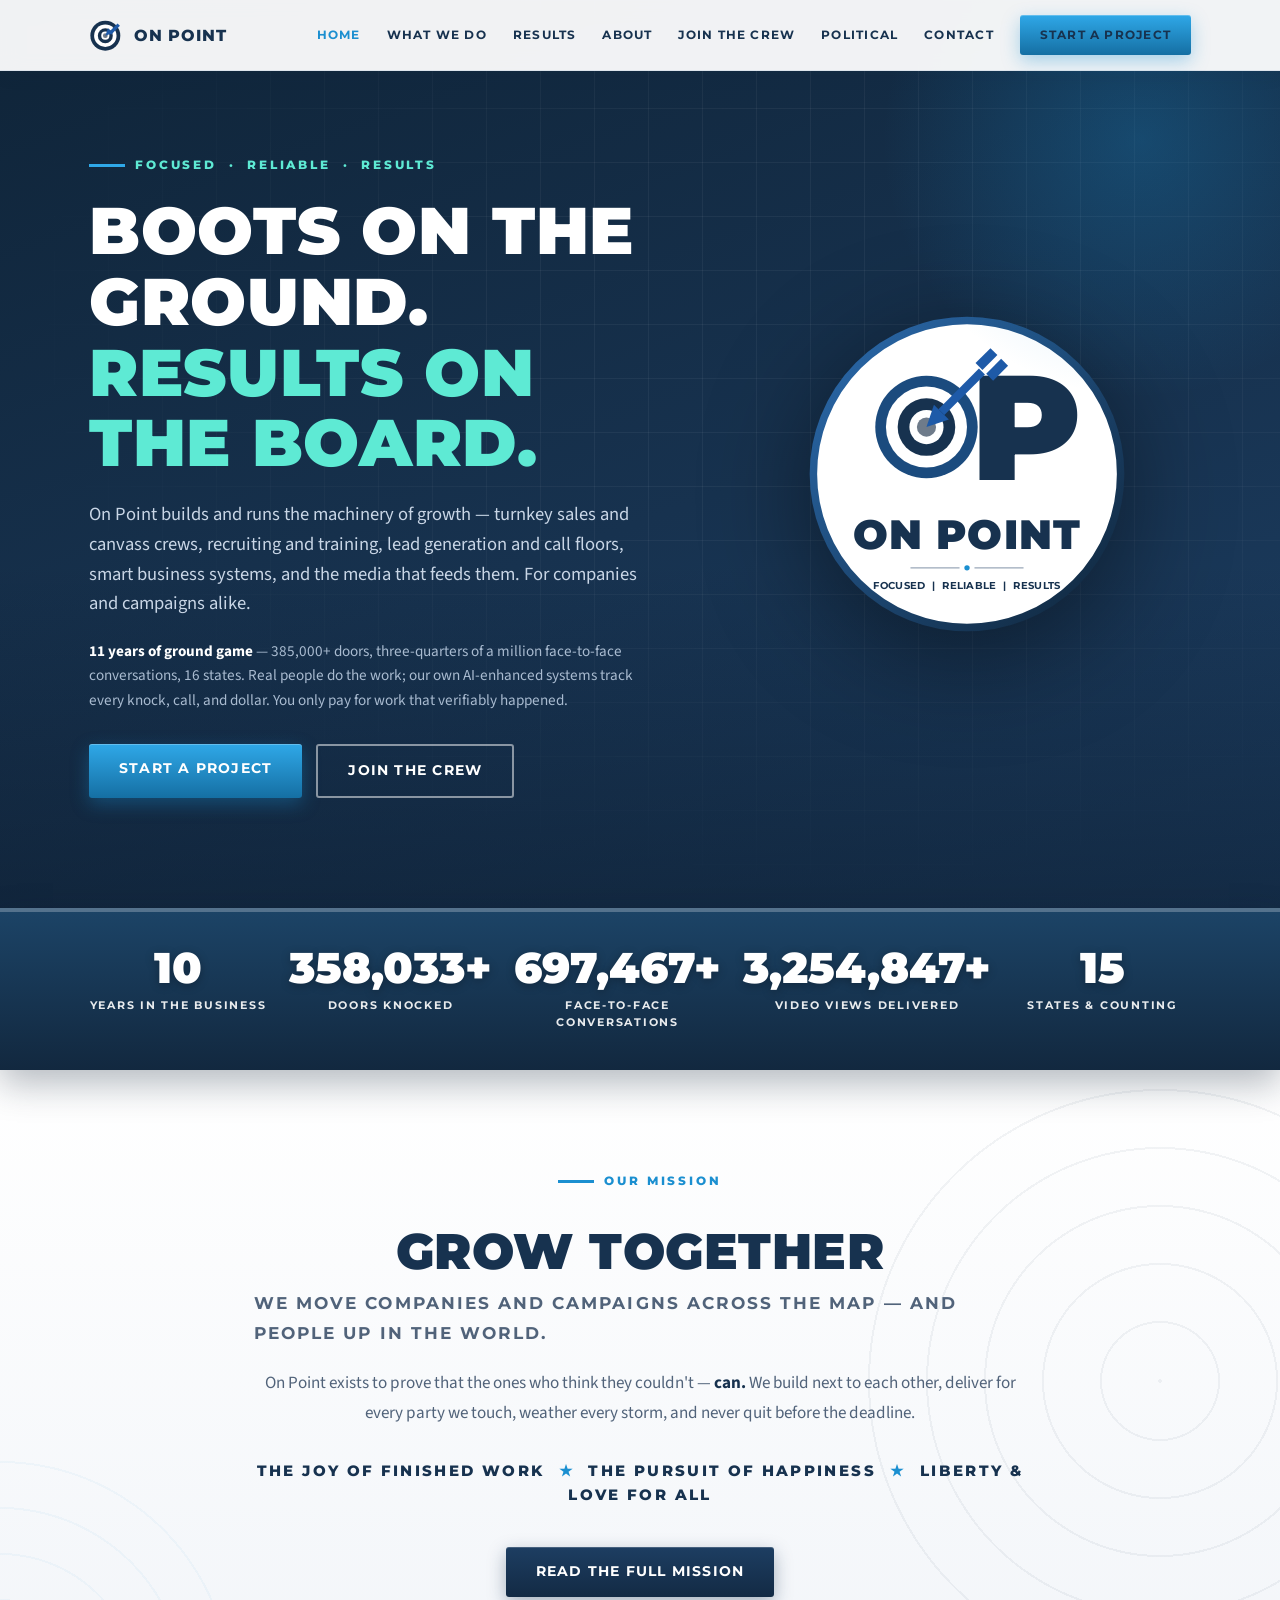
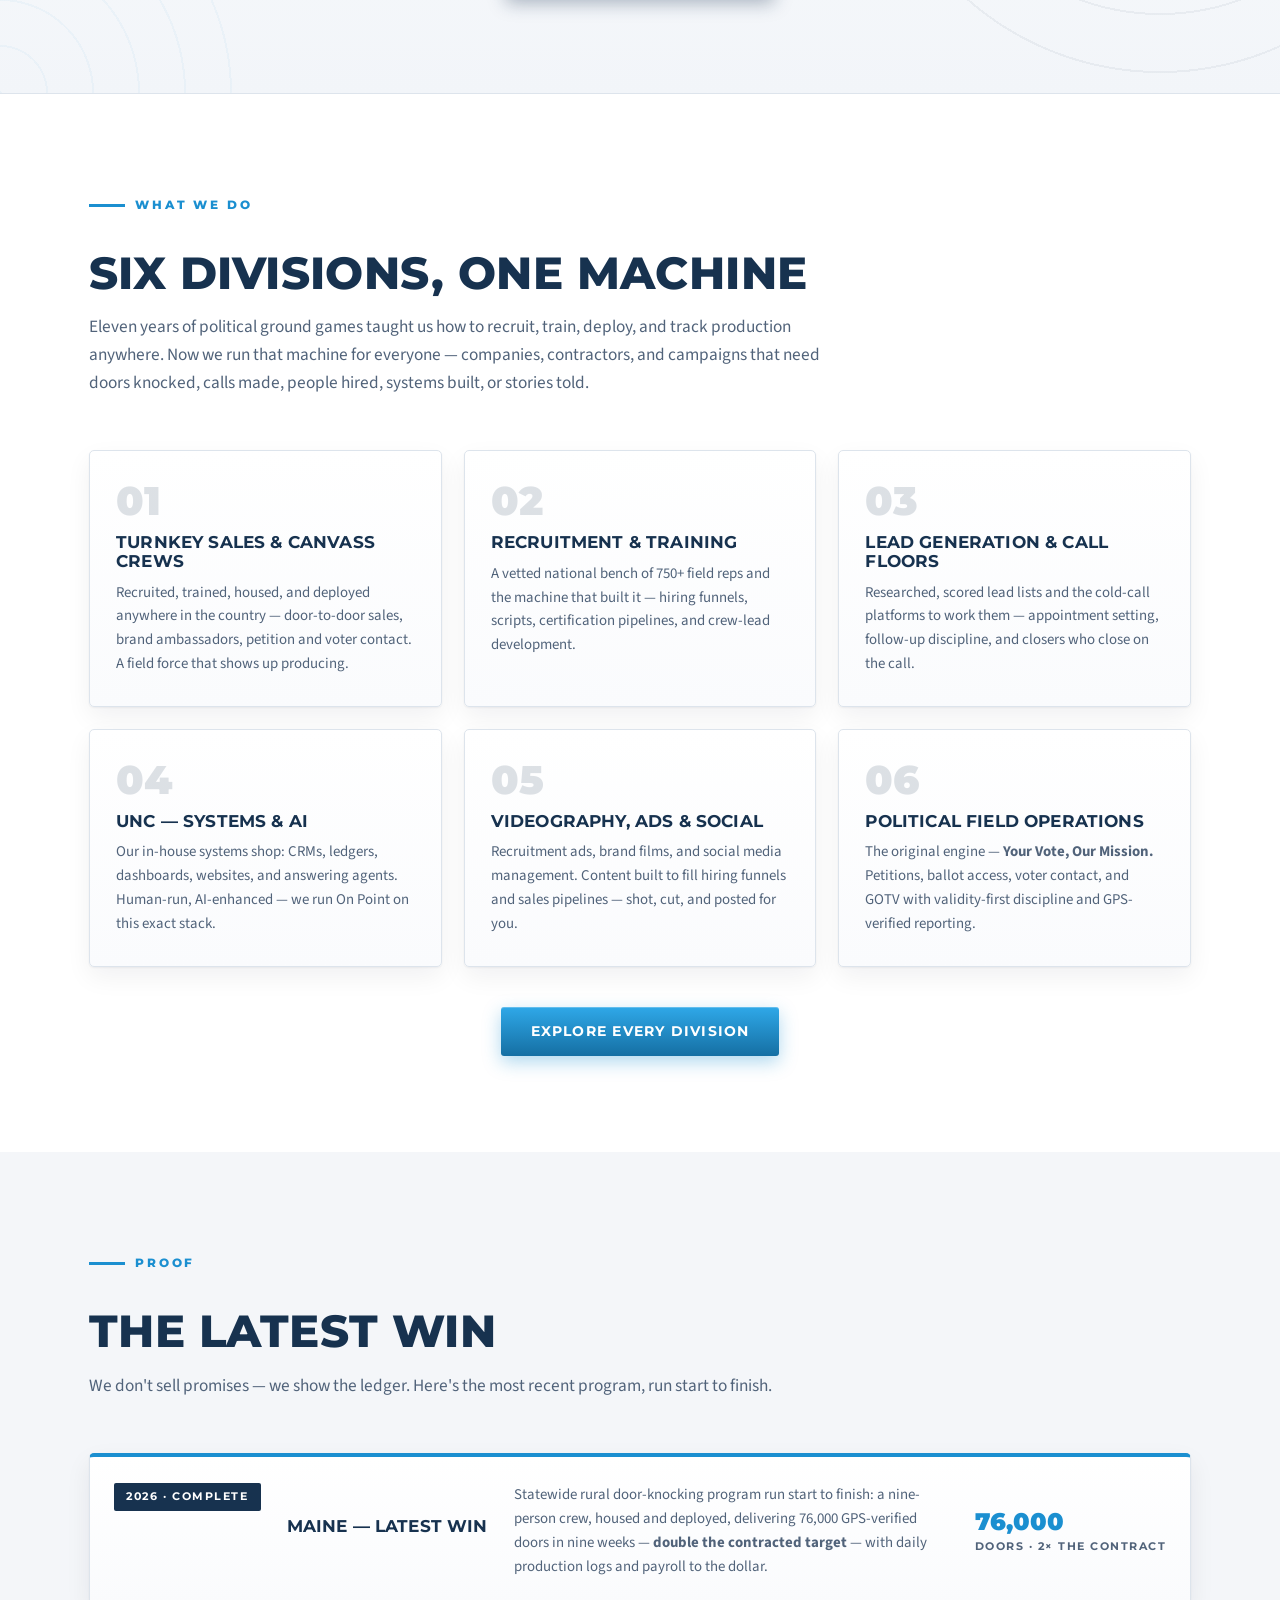
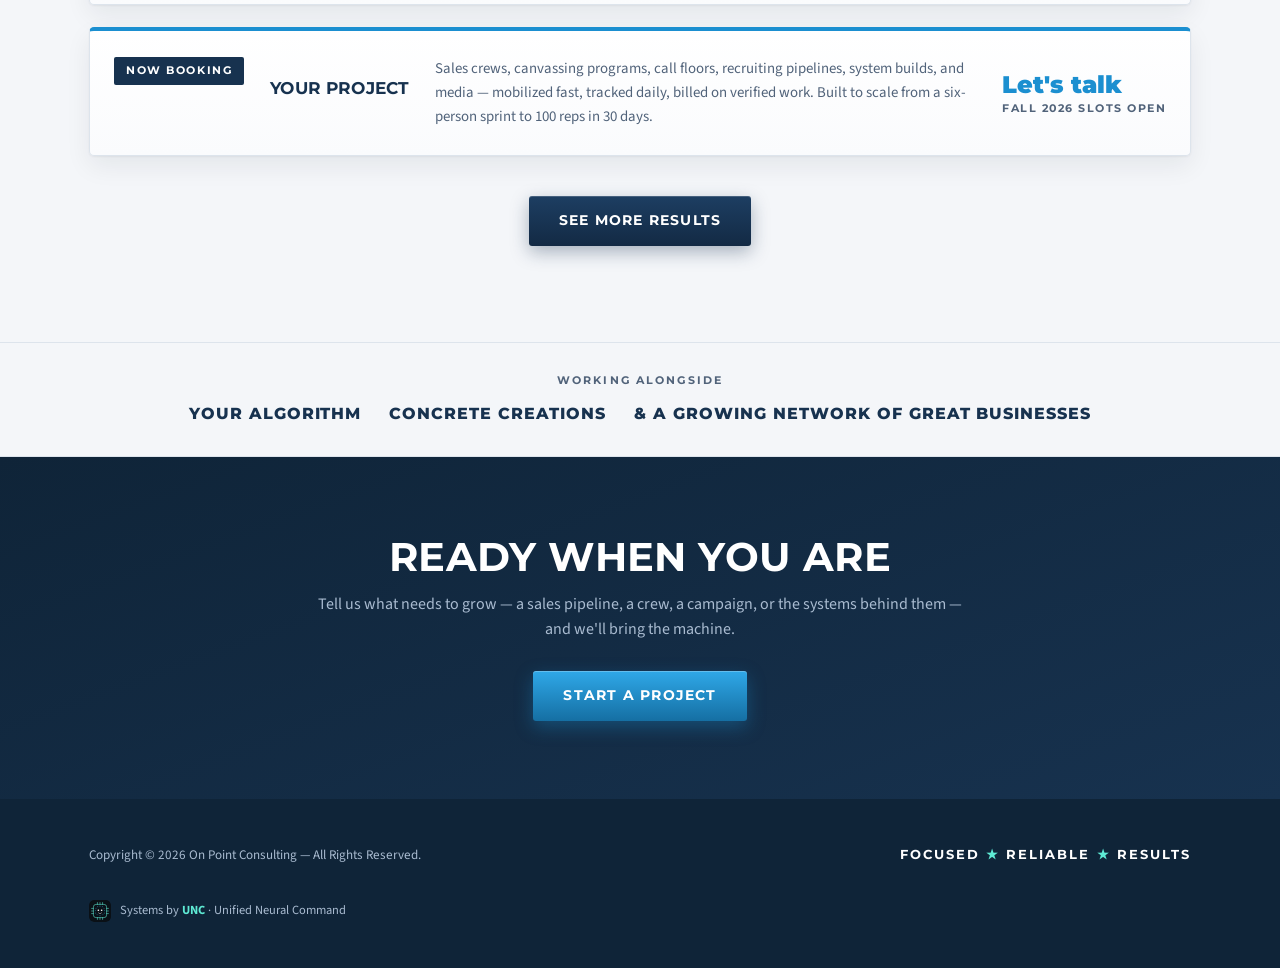
<file: index.html>
<!DOCTYPE html>
<html lang="en">
<head>
<meta charset="UTF-8">
<meta name="viewport" content="width=device-width, initial-scale=1.0">
<title>On Point Consulting — Focused. Reliable. Results.</title>
<meta name="description" content="On Point Consulting — turnkey sales & canvass crews, recruitment & training, lead generation and call floors, human-run AI-enhanced business systems, and media. 385,000+ doors, 750,000+ conversations, 16 states. You only pay for work that verifiably happened.">
<meta property="og:title" content="On Point Consulting">
<meta property="og:description" content="Focused. Reliable. Results. Turnkey sales crews, field operations, recruiting, lead gen, AI systems, and media — built on 11 years of ground game.">
<meta property="og:type" content="website">
<meta property="og:url" content="https://onpointccc.com/">
<link rel="icon" href='data:image/svg+xml,<svg xmlns="http://www.w3.org/2000/svg" viewBox="0 0 100 100"><circle cx="50" cy="50" r="48" fill="%2317324F"/><circle cx="50" cy="50" r="34" fill="%23FFFFFF"/><circle cx="50" cy="50" r="20" fill="%231B8FD0"/><path d="M50 38 l3.5 8 8.8 0.8 -6.6 5.8 2 8.6 -7.7 -4.6 -7.7 4.6 2 -8.6 -6.6 -5.8 8.8 -0.8 z" fill="%23FFFFFF"/></svg>'>
<link rel="preconnect" href="https://fonts.googleapis.com">
<link rel="preconnect" href="https://fonts.gstatic.com" crossorigin>
<link href="https://fonts.googleapis.com/css2?family=Montserrat:wght@600;700;800;900&family=Source+Sans+3:wght@400;600;700&display=swap" rel="stylesheet">
<link rel="stylesheet" href="assets/site.css">
</head>
<body>

<nav>
  <div class="nav-in">
    <a class="logo" href="./" aria-label="On Point Consulting — home">
      <svg width="34" height="34" viewBox="0 0 100 100" aria-hidden="true"><circle cx="48" cy="52" r="44" fill="#17324F"/><circle cx="48" cy="52" r="33" fill="#FFFFFF"/><circle cx="48" cy="52" r="22" fill="#17324F"/><circle cx="48" cy="52" r="12" fill="#FFFFFF"/><circle cx="48" cy="52" r="7" fill="#6E7B8A"/><g fill="#1E5AA8"><path d="M58,42 L84,16 L91,23 L65,49 Z"/><path d="M48,52 L70,44 L56,30 Z"/></g></svg>
      On Point
    </a>
    <ul class="nav-links" id="navLinks">
      <li><a class="active" href="./">Home</a></li>
      <li><a href="services.html">What We Do</a></li>
      <li><a href="track-record.html">Results</a></li>
      <li><a href="about.html">About</a></li>
      <li><a href="careers.html">Join the Crew</a></li>
      <li><a href="political.html">Political</a></li>
      <li><a href="contact.html">Contact</a></li>
      <li><a class="btn nav-cta" href="contact.html">Start a Project</a></li>
    </ul>
    <button class="burger" id="burger" aria-label="Menu">☰</button>
  </div>
</nav>

<header id="top">
  <div class="wrap hero">
    <div>
      <span class="kicker">Focused &nbsp;·&nbsp; Reliable &nbsp;·&nbsp; Results</span>
      <h1>Boots on the ground.<br><em>Results on the board.</em></h1>
      <p class="lead">On Point builds and runs the machinery of growth — turnkey sales and canvass crews, recruiting and training, lead generation and call floors, smart business systems, and the media that feeds them. For companies and campaigns alike.</p>
      <p class="sub"><strong>11 years of ground game</strong> — 385,000+ doors, three-quarters of a million face-to-face conversations, 16 states. Real people do the work; our own AI-enhanced systems track every knock, call, and dollar. You only pay for work that verifiably happened.</p>
      <div class="hero-ctas">
        <a class="btn" href="contact.html">Start a Project</a>
        <a class="btn ghost" href="careers.html">Join the Crew</a>
      </div>
    </div>
    <div class="hero-badge">
      <svg class="seal" viewBox="0 0 300 300" aria-hidden="true">
        <defs>
          <linearGradient id="opring" x1="0" y1="0" x2="1" y2="1">
            <stop offset="0" stop-color="#2B6CB0"/>
            <stop offset="1" stop-color="#0F2438"/>
          </linearGradient>
        </defs>
        <circle cx="150" cy="150" r="144" fill="#FFFFFF" stroke="url(#opring)" stroke-width="7"/>
        <g transform="translate(112,106)">
          <text x="42" y="50" font-family="Montserrat,sans-serif" font-weight="900" font-size="140" fill="#17324F">P</text>
          <circle r="48" fill="#1B4B7E"/>
          <circle r="38" fill="#FFFFFF"/>
          <circle r="27" fill="#17324F"/>
          <circle r="16" fill="#FFFFFF"/>
          <circle r="9" fill="#6E7B8A"/>
          <g fill="#1E5AA8">
            <path d="M11.2,-16.8 L49.2,-54.8 L54.8,-49.2 L16.8,-11.2 Z"/>
            <path d="M0,0 L21,-7 L7,-21 Z"/>
            <path d="M46,-60 L60,-74 L66.5,-67.5 L52.5,-53.5 Z"/>
            <path d="M56,-50 L70,-64 L76.5,-57.5 L62.5,-43.5 Z"/>
          </g>
        </g>
        <text x="150" y="220" text-anchor="middle" font-family="Montserrat,sans-serif" font-weight="900" font-size="38" letter-spacing="1" fill="#17324F">ON POINT</text>
        <line x1="97" y1="238" x2="143" y2="238" stroke="#9AA7B8" stroke-width="1"/>
        <circle cx="150" cy="238" r="2.5" fill="#1B8FD0"/>
        <line x1="157" y1="238" x2="203" y2="238" stroke="#9AA7B8" stroke-width="1"/>
        <text x="150" y="258" text-anchor="middle" font-family="Montserrat,sans-serif" font-weight="700" font-size="9" letter-spacing=".3" fill="#17324F">FOCUSED &#160;|&#160; RELIABLE &#160;|&#160; RESULTS</text>
      </svg>
    </div>
  </div>
</header>

<div class="stats">
  <div class="stats-in">
    <div class="stat rv"><div class="num" data-count="11" data-suffix="">0</div><div class="lbl">Years in the Business</div></div>
    <div class="stat rv"><div class="num" data-count="385000" data-suffix="+">0</div><div class="lbl">Doors Knocked</div></div>
    <div class="stat rv"><div class="num" data-count="750000" data-suffix="+">0</div><div class="lbl">Face-to-Face Conversations</div></div>
    <div class="stat rv"><div class="num" data-count="3500000" data-suffix="+">0</div><div class="lbl">Video Views Delivered</div></div>
    <div class="stat rv"><div class="num" data-count="16" data-suffix="">0</div><div class="lbl">States &amp; Counting</div></div>
  </div>
</div>

<section class="mission" id="mission">
  <div class="wrap mission-in rv">
    <span class="kicker k-navy">Our Mission</span>
    <h2>Grow together</h2>
    <p class="mission-sub">We move companies and campaigns across the map — and people up in the world.</p>
    <p style="text-align:center">On Point exists to prove that the ones who think they couldn't — <strong>can.</strong> We build next to each other, deliver for every party we touch, weather every storm, and never quit before the deadline.</p>
    <div class="motto">The Joy of Finished Work <b>★</b> The Pursuit of Happiness <b>★</b> Liberty &amp; Love for All</div>
    <div class="see-more"><a class="btn navy" href="about.html">Read the Full Mission</a></div>
  </div>
</section>

<section class="light" id="services">
  <div class="wrap">
    <div class="sec-head rv">
      <span class="kicker k-navy">What We Do</span>
      <h2>Six divisions, one machine</h2>
      <p>Eleven years of political ground games taught us how to recruit, train, deploy, and track production anywhere. Now we run that machine for everyone — companies, contractors, and campaigns that need doors knocked, calls made, people hired, systems built, or stories told.</p>
    </div>
    <div class="grid3">
      <a class="card rv" href="services.html#crews" style="text-decoration:none"><div class="n">01</div><h3>Turnkey Sales &amp; Canvass Crews</h3><p>Recruited, trained, housed, and deployed anywhere in the country — door-to-door sales, brand ambassadors, petition and voter contact. A field force that shows up producing.</p></a>
      <a class="card rv" href="services.html#recruiting" style="text-decoration:none"><div class="n">02</div><h3>Recruitment &amp; Training</h3><p>A vetted national bench of 750+ field reps and the machine that built it — hiring funnels, scripts, certification pipelines, and crew-lead development.</p></a>
      <a class="card rv" href="services.html#leads" style="text-decoration:none"><div class="n">03</div><h3>Lead Generation &amp; Call Floors</h3><p>Researched, scored lead lists and the cold-call platforms to work them — appointment setting, follow-up discipline, and closers who close on the call.</p></a>
      <a class="card rv" href="services.html#systems" style="text-decoration:none"><div class="n">04</div><h3>UNC — Systems &amp; AI</h3><p>Our in-house systems shop: CRMs, ledgers, dashboards, websites, and answering agents. Human-run, AI-enhanced — we run On Point on this exact stack.</p></a>
      <a class="card rv" href="services.html#media" style="text-decoration:none"><div class="n">05</div><h3>Videography, Ads &amp; Social</h3><p>Recruitment ads, brand films, and social media management. Content built to fill hiring funnels and sales pipelines — shot, cut, and posted for you.</p></a>
      <a class="card rv" href="services.html#political" style="text-decoration:none"><div class="n">06</div><h3>Political Field Operations</h3><p>The original engine — <strong>Your Vote, Our Mission.</strong> Petitions, ballot access, voter contact, and GOTV with validity-first discipline and GPS-verified reporting.</p></a>
    </div>
    <div class="see-more rv"><a class="btn" href="services.html">Explore Every Division</a></div>
  </div>
</section>

<section class="record">
  <div class="wrap">
    <div class="sec-head rv">
      <span class="kicker k-navy">Proof</span>
      <h2>The latest win</h2>
      <p>We don't sell promises — we show the ledger. Here's the most recent program, run start to finish.</p>
    </div>
    <div class="rec-grid">
      <div class="rec rv wide"><span class="yr">2026 · Complete</span><h3>Maine — Latest Win</h3><p>Statewide rural door-knocking program run start to finish: a nine-person crew, housed and deployed, delivering 76,000 GPS-verified doors in nine weeks — <strong>double the contracted target</strong> — with daily production logs and payroll to the dollar.</p><div class="big">76,000<small>doors · 2× the contract</small></div></div>
      <div class="rec rv wide"><span class="yr">Now Booking</span><h3>Your Project</h3><p>Sales crews, canvassing programs, call floors, recruiting pipelines, system builds, and media — mobilized fast, tracked daily, billed on verified work. Built to scale from a six-person sprint to 100 reps in 30 days.</p><div class="big">Let's talk<small>fall 2026 slots open</small></div></div>
    </div>
    <div class="see-more rv"><a class="btn navy" href="track-record.html">See More Results</a></div>
  </div>
</section>

<div class="partners">
  <span class="pk">Working Alongside</span>
  <div class="pnames"><span>Your Algorithm</span><span>Concrete Creations</span><span>&amp; a growing network of great businesses</span></div>
</div>

<div class="cta-strip">
  <h2>Ready when you are</h2>
  <p>Tell us what needs to grow — a sales pipeline, a crew, a campaign, or the systems behind them — and we'll bring the machine.</p>
  <a class="btn" href="contact.html">Start a Project</a>
</div>

<footer>
  <div class="wrap foot">
    <small>Copyright © 2026 On Point Consulting — All Rights Reserved.</small>
    <span class="tag">Focused <b>★</b> Reliable <b>★</b> Results</span>
    <div class="unc-credit"><img src="assets/unc-mark.svg" alt="UNC" width="22" height="22"><span>Systems by <b>UNC</b> &#183; Unified Neural Command</span></div>
  </div>
</footer>
<script src="assets/site.js"></script>
</body>
</html>
</file>
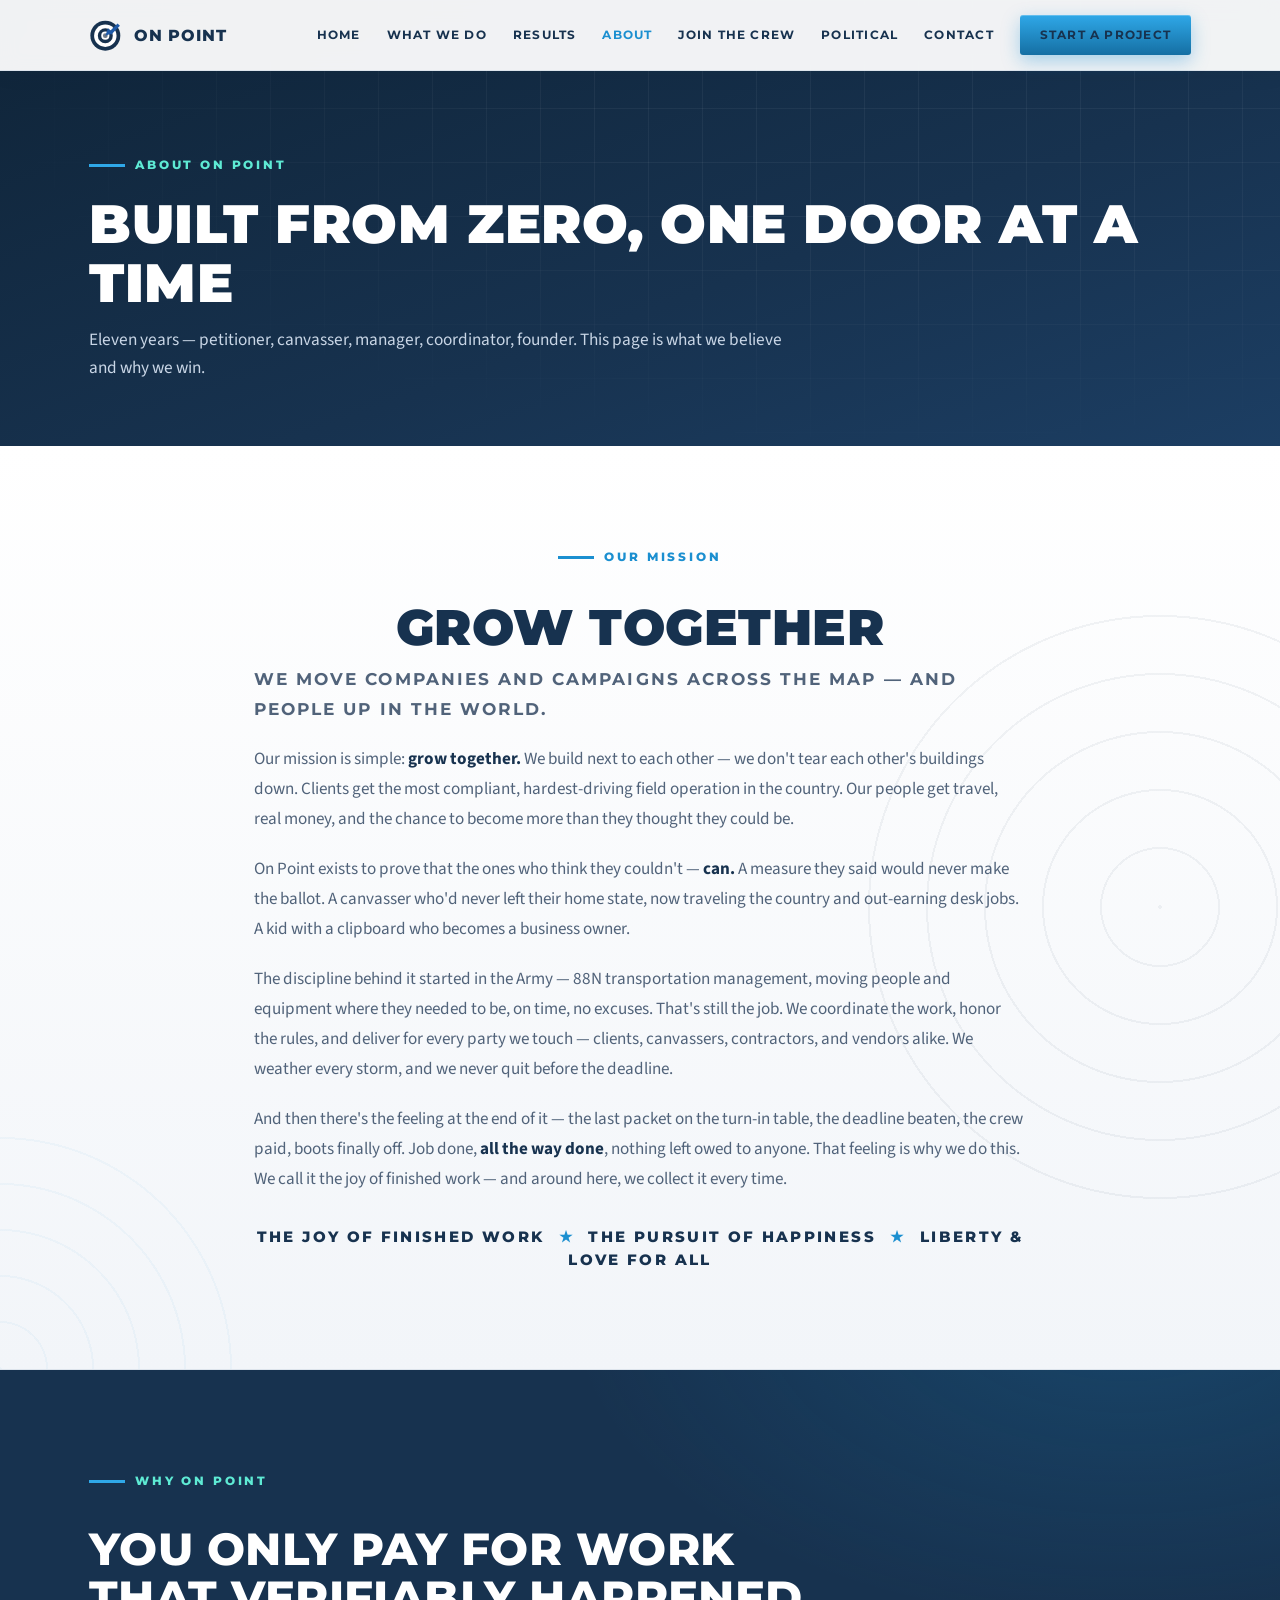
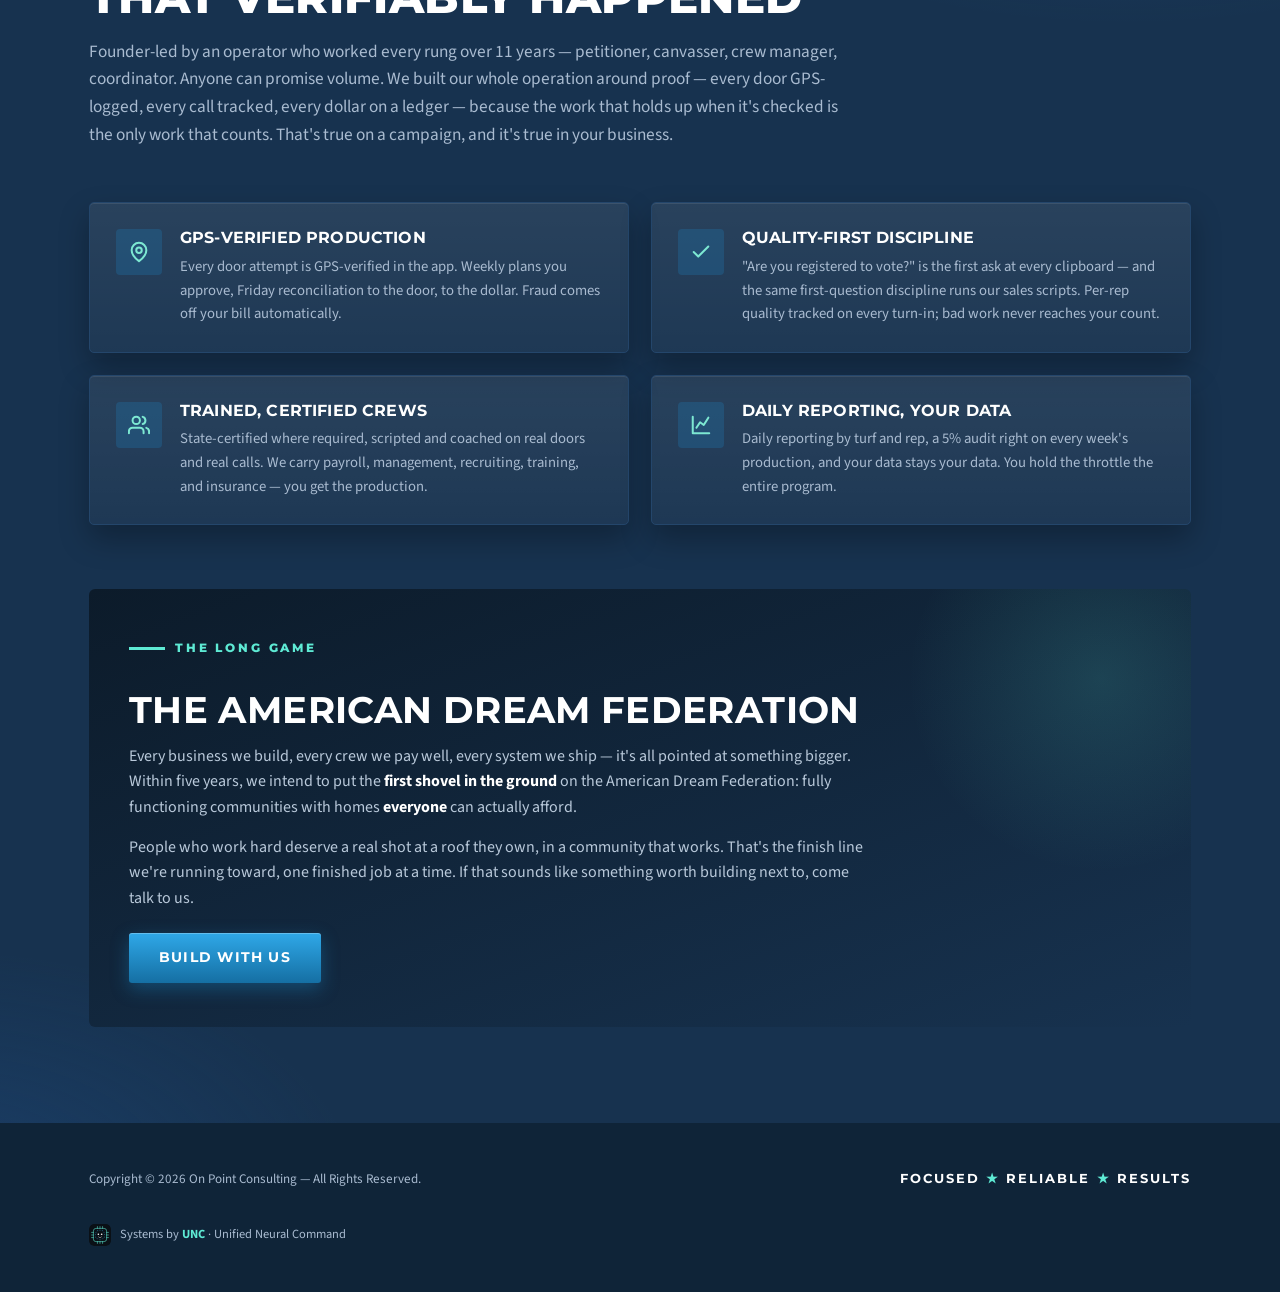
<file: about.html>
<!DOCTYPE html>
<html lang="en">
<head>
<meta charset="UTF-8">
<meta name="viewport" content="width=device-width, initial-scale=1.0">
<title>About — On Point Consulting</title>
<meta name="description" content="Our mission: grow together. Founded on 11 years of field work and Army logistics discipline — On Point builds the teams and systems that move companies and campaigns.">
<link rel="icon" href='data:image/svg+xml,<svg xmlns="http://www.w3.org/2000/svg" viewBox="0 0 100 100"><circle cx="50" cy="50" r="48" fill="%2317324F"/><circle cx="50" cy="50" r="34" fill="%23FFFFFF"/><circle cx="50" cy="50" r="20" fill="%231B8FD0"/><path d="M50 38 l3.5 8 8.8 0.8 -6.6 5.8 2 8.6 -7.7 -4.6 -7.7 4.6 2 -8.6 -6.6 -5.8 8.8 -0.8 z" fill="%23FFFFFF"/></svg>'>
<link rel="preconnect" href="https://fonts.googleapis.com">
<link rel="preconnect" href="https://fonts.gstatic.com" crossorigin>
<link href="https://fonts.googleapis.com/css2?family=Montserrat:wght@600;700;800;900&family=Source+Sans+3:wght@400;600;700&display=swap" rel="stylesheet">
<link rel="stylesheet" href="assets/site.css">
</head>
<body>

<nav>
  <div class="nav-in">
    <a class="logo" href="./" aria-label="On Point Consulting — home">
      <svg width="34" height="34" viewBox="0 0 100 100" aria-hidden="true"><circle cx="48" cy="52" r="44" fill="#17324F"/><circle cx="48" cy="52" r="33" fill="#FFFFFF"/><circle cx="48" cy="52" r="22" fill="#17324F"/><circle cx="48" cy="52" r="12" fill="#FFFFFF"/><circle cx="48" cy="52" r="7" fill="#6E7B8A"/><g fill="#1E5AA8"><path d="M58,42 L84,16 L91,23 L65,49 Z"/><path d="M48,52 L70,44 L56,30 Z"/></g></svg>
      On Point
    </a>
    <ul class="nav-links" id="navLinks">
      <li><a href="./">Home</a></li>
      <li><a href="services.html">What We Do</a></li>
      <li><a href="track-record.html">Results</a></li>
      <li><a class="active" href="about.html">About</a></li>
      <li><a href="careers.html">Join the Crew</a></li>
      <li><a href="political.html">Political</a></li>
      <li><a href="contact.html">Contact</a></li>
      <li><a class="btn nav-cta" href="contact.html">Start a Project</a></li>
    </ul>
    <button class="burger" id="burger" aria-label="Menu">☰</button>
  </div>
</nav>

<div class="page-head">
  <div class="wrap">
    <span class="kicker">About On Point</span>
    <h1>Built from zero, one door at a time</h1>
    <p class="pl">Eleven years — petitioner, canvasser, manager, coordinator, founder. This page is what we believe and why we win.</p>
  </div>
</div>

<section class="mission" id="mission">
  <div class="wrap mission-in rv">
    <span class="kicker k-navy">Our Mission</span>
    <h2>Grow together</h2>
    <p class="mission-sub">We move companies and campaigns across the map — and people up in the world.</p>
    <p>Our mission is simple: <strong>grow together.</strong> We build next to each other — we don't tear each other's buildings down. Clients get the most compliant, hardest-driving field operation in the country. Our people get travel, real money, and the chance to become more than they thought they could be.</p>
    <p>On Point exists to prove that the ones who think they couldn't — <strong>can.</strong> A measure they said would never make the ballot. A canvasser who'd never left their home state, now traveling the country and out-earning desk jobs. A kid with a clipboard who becomes a business owner.</p>
    <p>The discipline behind it started in the Army — 88N transportation management, moving people and equipment where they needed to be, on time, no excuses. That's still the job. We coordinate the work, honor the rules, and deliver for every party we touch — clients, canvassers, contractors, and vendors alike. We weather every storm, and we never quit before the deadline.</p>
    <p>And then there's the feeling at the end of it — the last packet on the turn-in table, the deadline beaten, the crew paid, boots finally off. Job done, <strong>all the way done</strong>, nothing left owed to anyone. That feeling is why we do this. We call it the joy of finished work — and around here, we collect it every time.</p>
    <div class="motto">The Joy of Finished Work <b>★</b> The Pursuit of Happiness <b>★</b> Liberty &amp; Love for All</div>
  </div>
</section>

<section class="why-sec" id="why">
  <div class="wrap">
    <div class="sec-head rv">
      <span class="kicker">Why On Point</span>
      <h2>You only pay for work that verifiably happened</h2>
      <p>Founder-led by an operator who worked every rung over 11 years — petitioner, canvasser, crew manager, coordinator. Anyone can promise volume. We built our whole operation around proof — every door GPS-logged, every call tracked, every dollar on a ledger — because the work that holds up when it's checked is the only work that counts. That's true on a campaign, and it's true in your business.</p>
    </div>
    <div class="why-grid">
      <div class="why rv"><div class="ic"><svg width="22" height="22" viewBox="0 0 24 24" fill="none" stroke="currentColor" stroke-width="2.2" stroke-linecap="round" stroke-linejoin="round"><path d="M20 10c0 6-8 12-8 12s-8-6-8-12a8 8 0 0 1 16 0Z"/><circle cx="12" cy="10" r="3"/></svg></div><div><h3>GPS-Verified Production</h3><p>Every door attempt is GPS-verified in the app. Weekly plans you approve, Friday reconciliation to the door, to the dollar. Fraud comes off your bill automatically.</p></div></div>
      <div class="why rv"><div class="ic"><svg width="22" height="22" viewBox="0 0 24 24" fill="none" stroke="currentColor" stroke-width="2.2" stroke-linecap="round" stroke-linejoin="round"><path d="M20 6 9 17l-5-5"/></svg></div><div><h3>Quality-First Discipline</h3><p>"Are you registered to vote?" is the first ask at every clipboard — and the same first-question discipline runs our sales scripts. Per-rep quality tracked on every turn-in; bad work never reaches your count.</p></div></div>
      <div class="why rv"><div class="ic"><svg width="22" height="22" viewBox="0 0 24 24" fill="none" stroke="currentColor" stroke-width="2.2" stroke-linecap="round" stroke-linejoin="round"><path d="M17 21v-2a4 4 0 0 0-4-4H5a4 4 0 0 0-4 4v2"/><circle cx="9" cy="7" r="4"/><path d="M23 21v-2a4 4 0 0 0-3-3.87"/><path d="M16 3.13a4 4 0 0 1 0 7.75"/></svg></div><div><h3>Trained, Certified Crews</h3><p>State-certified where required, scripted and coached on real doors and real calls. We carry payroll, management, recruiting, training, and insurance — you get the production.</p></div></div>
      <div class="why rv"><div class="ic"><svg width="22" height="22" viewBox="0 0 24 24" fill="none" stroke="currentColor" stroke-width="2.2" stroke-linecap="round" stroke-linejoin="round"><path d="M3 3v18h18"/><path d="m7 15 4-6 4 3 5-8"/></svg></div><div><h3>Daily Reporting, Your Data</h3><p>Daily reporting by turf and rep, a 5% audit right on every week's production, and your data stays your data. You hold the throttle the entire program.</p></div></div>
    </div>
    <div class="longgame rv">
      <span class="kicker">The Long Game</span>
      <h2>The American Dream Federation</h2>
      <p>Every business we build, every crew we pay well, every system we ship — it's all pointed at something bigger. Within five years, we intend to put the <strong>first shovel in the ground</strong> on the American Dream Federation: fully functioning communities with homes <strong>everyone</strong> can actually afford.</p>
      <p>People who work hard deserve a real shot at a roof they own, in a community that works. That's the finish line we're running toward, one finished job at a time. If that sounds like something worth building next to, come talk to us.</p>
      <p style="margin-bottom:0"><a class="btn" href="contact.html?role=other" style="margin-top:8px">Build With Us</a></p>
    </div>
  </div>
</section>

<footer>
  <div class="wrap foot">
    <small>Copyright © 2026 On Point Consulting — All Rights Reserved.</small>
    <span class="tag">Focused <b>★</b> Reliable <b>★</b> Results</span>
    <div class="unc-credit"><img src="assets/unc-mark.svg" alt="UNC" width="22" height="22"><span>Systems by <b>UNC</b> &#183; Unified Neural Command</span></div>
  </div>
</footer>
<script src="assets/site.js"></script>
</body>
</html>
</file>
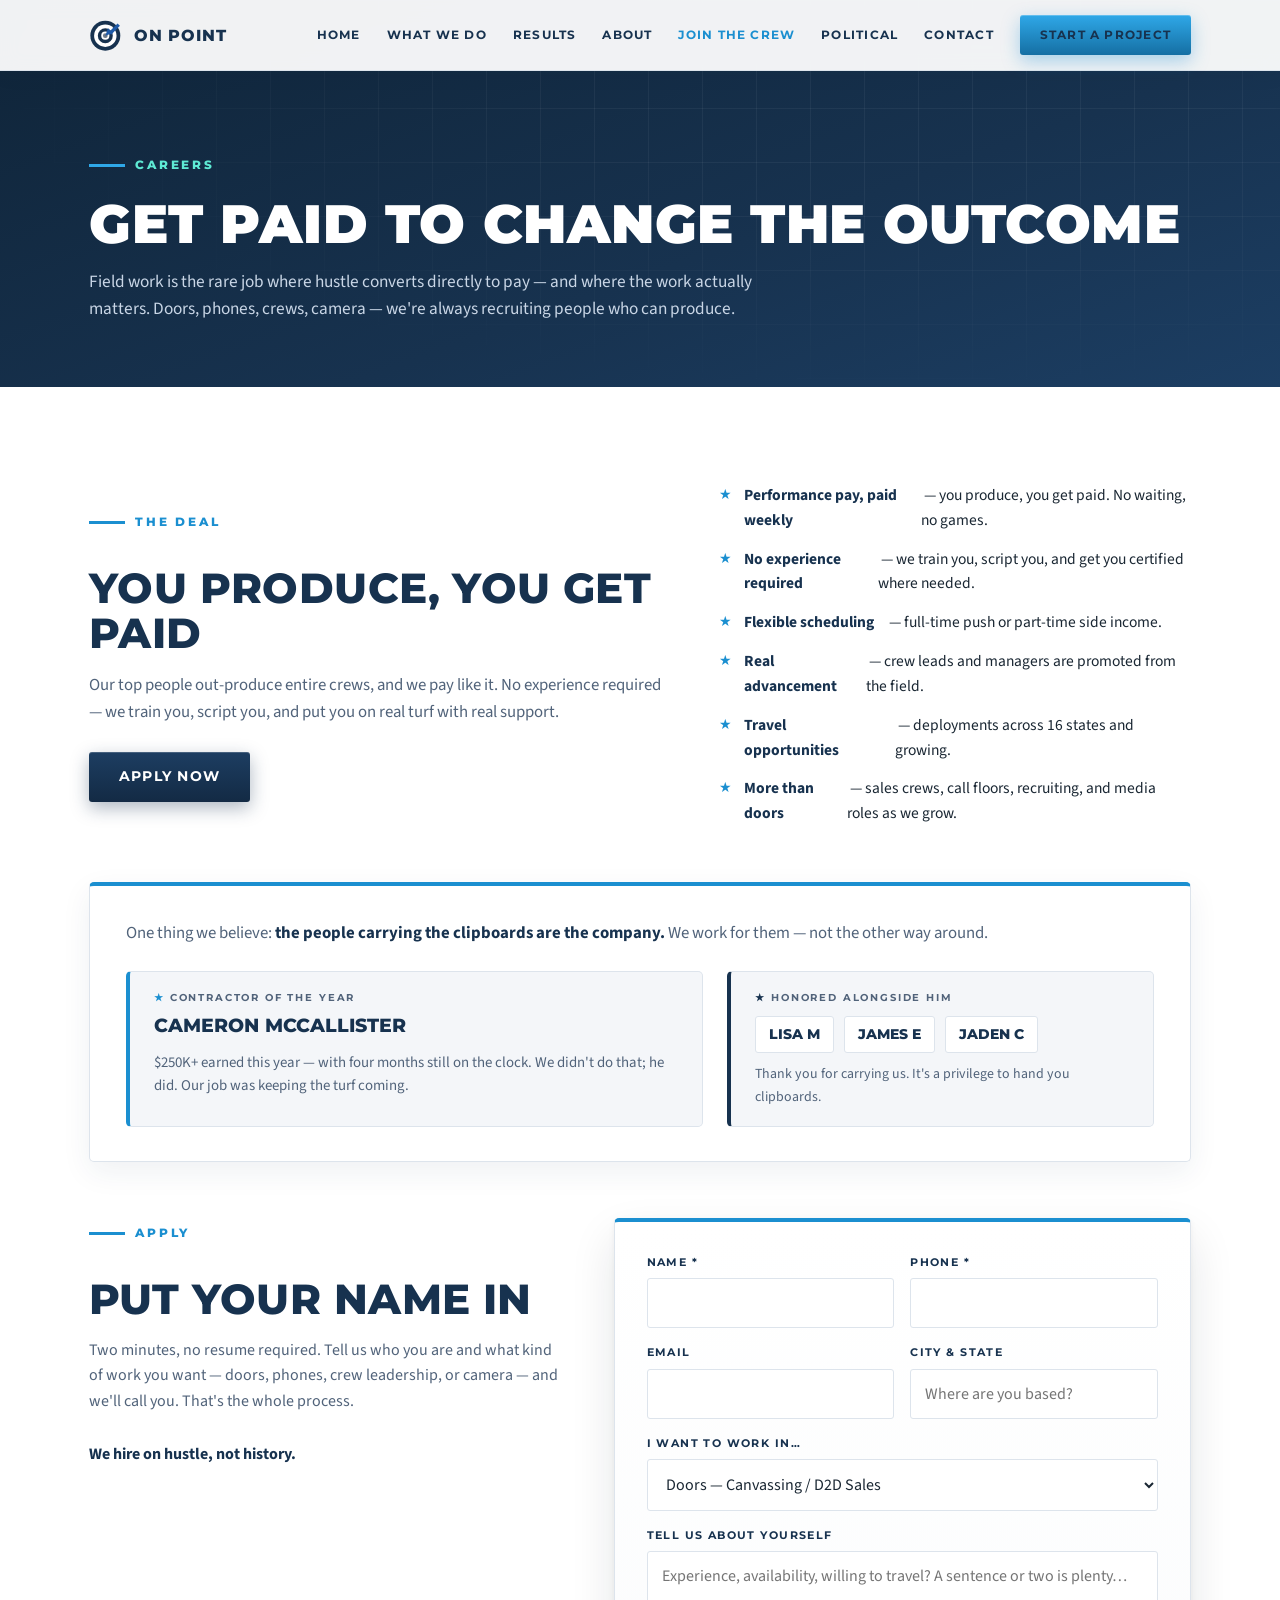
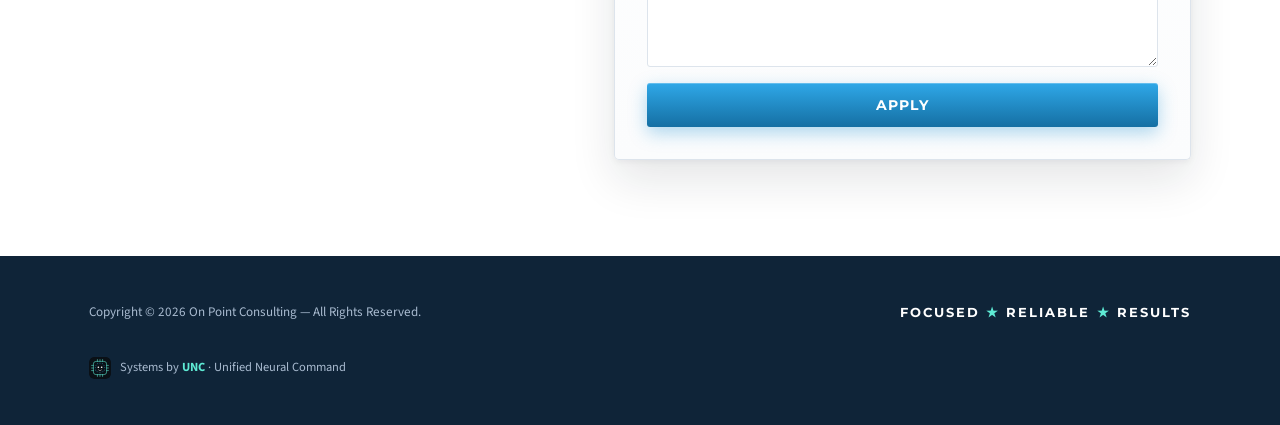
<file: careers.html>
<!DOCTYPE html>
<html lang="en">
<head>
<meta charset="UTF-8">
<meta name="viewport" content="width=device-width, initial-scale=1.0">
<title>Join the Crew — On Point Consulting</title>
<meta name="description" content="Get paid to change the outcome. Performance pay, weekly checks, travel across 15 states and counting, real advancement — canvassing, sales, and call-floor careers at On Point.">
<link rel="icon" href='data:image/svg+xml,<svg xmlns="http://www.w3.org/2000/svg" viewBox="0 0 100 100"><circle cx="50" cy="50" r="48" fill="%2317324F"/><circle cx="50" cy="50" r="34" fill="%23FFFFFF"/><circle cx="50" cy="50" r="20" fill="%231B8FD0"/><path d="M50 38 l3.5 8 8.8 0.8 -6.6 5.8 2 8.6 -7.7 -4.6 -7.7 4.6 2 -8.6 -6.6 -5.8 8.8 -0.8 z" fill="%23FFFFFF"/></svg>'>
<link rel="preconnect" href="https://fonts.googleapis.com">
<link rel="preconnect" href="https://fonts.gstatic.com" crossorigin>
<link href="https://fonts.googleapis.com/css2?family=Montserrat:wght@600;700;800;900&family=Source+Sans+3:wght@400;600;700&display=swap" rel="stylesheet">
<link rel="stylesheet" href="assets/site.css">
</head>
<body>

<nav>
  <div class="nav-in">
    <a class="logo" href="./" aria-label="On Point Consulting — home">
      <svg width="34" height="34" viewBox="0 0 100 100" aria-hidden="true"><circle cx="48" cy="52" r="44" fill="#17324F"/><circle cx="48" cy="52" r="33" fill="#FFFFFF"/><circle cx="48" cy="52" r="22" fill="#17324F"/><circle cx="48" cy="52" r="12" fill="#FFFFFF"/><circle cx="48" cy="52" r="7" fill="#6E7B8A"/><g fill="#1E5AA8"><path d="M58,42 L84,16 L91,23 L65,49 Z"/><path d="M48,52 L70,44 L56,30 Z"/></g></svg>
      On Point
    </a>
    <ul class="nav-links" id="navLinks">
      <li><a href="./">Home</a></li>
      <li><a href="services.html">What We Do</a></li>
      <li><a href="track-record.html">Results</a></li>
      <li><a href="about.html">About</a></li>
      <li><a class="active" href="careers.html">Join the Crew</a></li>
      <li><a href="political.html">Political</a></li>
      <li><a href="contact.html">Contact</a></li>
      <li><a class="btn nav-cta" href="contact.html">Start a Project</a></li>
    </ul>
    <button class="burger" id="burger" aria-label="Menu">☰</button>
  </div>
</nav>

<div class="page-head">
  <div class="wrap">
    <span class="kicker">Careers</span>
    <h1>Get paid to change the outcome</h1>
    <p class="pl">Field work is the rare job where hustle converts directly to pay — and where the work actually matters. Doors, phones, crews, camera — we're always recruiting people who can produce.</p>
  </div>
</div>

<section id="careers" class="careers">
  <div class="wrap careers-in">
    <div class="rv">
      <span class="kicker k-navy">The Deal</span>
      <h2>You produce, you get paid</h2>
      <p class="cp">Our top people out-produce entire crews, and we pay like it. No experience required — we train you, script you, and put you on real turf with real support.</p>
      <a class="btn navy" href="#apply">Apply Now</a>
    </div>
    <ul class="perks rv">
      <li><strong>Performance pay, paid weekly</strong>&nbsp;— you produce, you get paid. No waiting, no games.</li>
      <li><strong>No experience required</strong>&nbsp;— we train you, script you, and get you certified where needed.</li>
      <li><strong>Flexible scheduling</strong>&nbsp;— full-time push or part-time side income.</li>
      <li><strong>Real advancement</strong>&nbsp;— crew leads and managers are promoted from the field.</li>
      <li><strong>Travel opportunities</strong>&nbsp;— deployments across 16 states and growing.</li>
      <li><strong>More than doors</strong>&nbsp;— sales crews, call floors, recruiting, and media roles as we grow.</li>
    </ul>
  </div>
  <div class="wrap">
    <div class="honors rv">
      <p class="honors-note">One thing we believe: <strong>the people carrying the clipboards are the company.</strong> We work for them — not the other way around.</p>
      <div class="honors-row">
        <div class="award">
          <span class="award-k">Contractor of the Year</span>
          <span class="award-n">Cameron McCallister</span>
          <span class="award-d">$250K+ earned this year — with four months still on the clock. We didn't do that; he did. Our job was keeping the turf coming.</span>
        </div>
        <div class="runners">
          <span class="award-k">Honored alongside him</span>
          <div class="runner-names"><span>Lisa M</span><span>James E</span><span>Jaden C</span></div>
          <span class="runners-d">Thank you for carrying us. It's a privilege to hand you clipboards.</span>
        </div>
      </div>
    </div>
  </div>
  <div class="wrap" id="apply" style="margin-top:56px">
    <div class="contact-grid">
      <div class="contact-info rv">
        <span class="kicker k-navy">Apply</span>
        <h2>Put your name in</h2>
        <p>Two minutes, no resume required. Tell us who you are and what kind of work you want — doors, phones, crew leadership, or camera — and we'll call you. That's the whole process.</p>
        <p style="font-weight:700;color:var(--navy)">We hire on hustle, not history.</p>
      </div>
      <form class="rv" name="application" method="POST" action="https://formsubmit.co/hunterleesamodolski@gmail.com">
        <input type="hidden" name="_subject" value="New APPLICATION — onpointccc.com">
        <input type="hidden" name="_next" id="nextUrl" value="">
        <input type="text" name="_honey" style="display:none" tabindex="-1" autocomplete="off">
        <div class="row2">
          <label>Name *<input type="text" name="name" required autocomplete="name"></label>
          <label>Phone *<input type="tel" name="phone" required autocomplete="tel"></label>
        </div>
        <div class="row2">
          <label>Email<input type="email" name="email" autocomplete="email"></label>
          <label>City &amp; State<input type="text" name="location" placeholder="Where are you based?"></label>
        </div>
        <label>I want to work in…
          <select name="role" id="role">
            <option value="doors">Doors — Canvassing / D2D Sales</option>
            <option value="phones">Phones — Call Floor / Appointment Setting</option>
            <option value="lead">Crew Lead / Management</option>
            <option value="media">Media — Video / Social</option>
            <option value="any">Wherever I'm needed</option>
          </select>
        </label>
        <label>Tell us about yourself<textarea name="message" rows="4" placeholder="Experience, availability, willing to travel? A sentence or two is plenty…"></textarea></label>
        <button class="btn" type="submit">Apply</button>
      </form>
    </div>
  </div>
</section>

<footer>
  <div class="wrap foot">
    <small>Copyright © 2026 On Point Consulting — All Rights Reserved.</small>
    <span class="tag">Focused <b>★</b> Reliable <b>★</b> Results</span>
    <div class="unc-credit"><img src="assets/unc-mark.svg" alt="UNC" width="22" height="22"><span>Systems by <b>UNC</b> &#183; Unified Neural Command</span></div>
  </div>
</footer>
<script src="assets/site.js"></script>
</body>
</html>
</file>
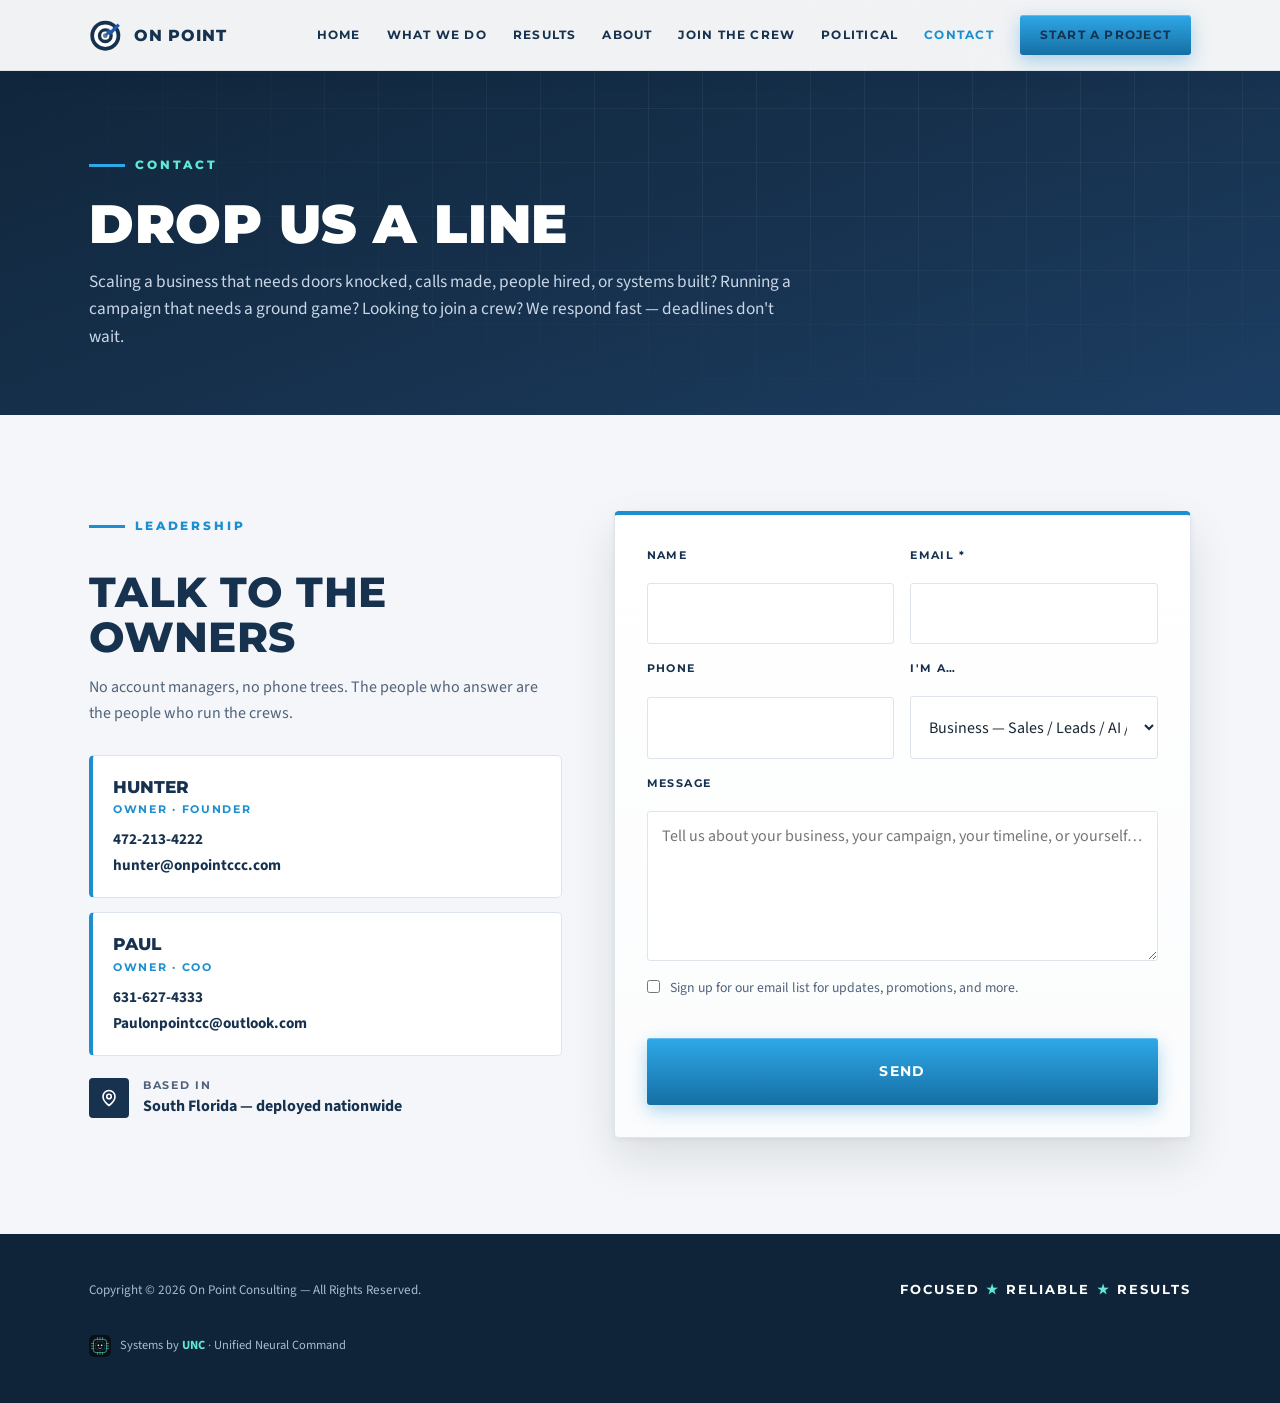
<file: contact.html>
<!DOCTYPE html>
<html lang="en">
<head>
<meta charset="UTF-8">
<meta name="viewport" content="width=device-width, initial-scale=1.0">
<title>Contact — On Point Consulting</title>
<meta name="description" content="Start a project with On Point Consulting — sales crews, canvassing, recruiting, lead gen, smart systems, media. Talk directly to the owners. Based in South Florida, deployed nationwide.">
<link rel="icon" href='data:image/svg+xml,<svg xmlns="http://www.w3.org/2000/svg" viewBox="0 0 100 100"><circle cx="50" cy="50" r="48" fill="%2317324F"/><circle cx="50" cy="50" r="34" fill="%23FFFFFF"/><circle cx="50" cy="50" r="20" fill="%231B8FD0"/><path d="M50 38 l3.5 8 8.8 0.8 -6.6 5.8 2 8.6 -7.7 -4.6 -7.7 4.6 2 -8.6 -6.6 -5.8 8.8 -0.8 z" fill="%23FFFFFF"/></svg>'>
<link rel="preconnect" href="https://fonts.googleapis.com">
<link rel="preconnect" href="https://fonts.gstatic.com" crossorigin>
<link href="https://fonts.googleapis.com/css2?family=Montserrat:wght@600;700;800;900&family=Source+Sans+3:wght@400;600;700&display=swap" rel="stylesheet">
<link rel="stylesheet" href="assets/site.css">
</head>
<body>

<nav>
  <div class="nav-in">
    <a class="logo" href="./" aria-label="On Point Consulting — home">
      <svg width="34" height="34" viewBox="0 0 100 100" aria-hidden="true"><circle cx="48" cy="52" r="44" fill="#17324F"/><circle cx="48" cy="52" r="33" fill="#FFFFFF"/><circle cx="48" cy="52" r="22" fill="#17324F"/><circle cx="48" cy="52" r="12" fill="#FFFFFF"/><circle cx="48" cy="52" r="7" fill="#6E7B8A"/><g fill="#1E5AA8"><path d="M58,42 L84,16 L91,23 L65,49 Z"/><path d="M48,52 L70,44 L56,30 Z"/></g></svg>
      On Point
    </a>
    <ul class="nav-links" id="navLinks">
      <li><a href="./">Home</a></li>
      <li><a href="services.html">What We Do</a></li>
      <li><a href="track-record.html">Results</a></li>
      <li><a href="about.html">About</a></li>
      <li><a href="careers.html">Join the Crew</a></li>
      <li><a href="political.html">Political</a></li>
      <li><a class="active" href="contact.html">Contact</a></li>
      <li><a class="btn nav-cta" href="contact.html">Start a Project</a></li>
    </ul>
    <button class="burger" id="burger" aria-label="Menu">☰</button>
  </div>
</nav>

<div class="page-head">
  <div class="wrap">
    <span class="kicker">Contact</span>
    <h1>Drop us a line</h1>
    <p class="pl">Scaling a business that needs doors knocked, calls made, people hired, or systems built? Running a campaign that needs a ground game? Looking to join a crew? We respond fast — deadlines don't wait.</p>
  </div>
</div>

<section class="contact">
  <div class="wrap contact-grid">
    <div class="contact-info rv">
      <span class="kicker k-navy">Leadership</span>
      <h2>Talk to the owners</h2>
      <p>No account managers, no phone trees. The people who answer are the people who run the crews.</p>
      <div class="people">
        <div class="person">
          <div class="nm">Hunter</div>
          <div class="rl">Owner · Founder</div>
          <a href="tel:+14722134222">472-213-4222</a>
          <a href="mailto:hunter@onpointccc.com">hunter@onpointccc.com</a>
        </div>
        <div class="person">
          <div class="nm">Paul</div>
          <div class="rl">Owner · COO</div>
          <a href="tel:+16316274333">631-627-4333</a>
          <a href="mailto:Paulonpointcc@outlook.com">Paulonpointcc@outlook.com</a>
        </div>
      </div>
      <div class="cline"><div class="ic"><svg width="18" height="18" viewBox="0 0 24 24" fill="none" stroke="currentColor" stroke-width="2.2" stroke-linecap="round" stroke-linejoin="round"><path d="M20 10c0 6-8 12-8 12s-8-6-8-12a8 8 0 0 1 16 0Z"/><circle cx="12" cy="10" r="3"/></svg></div><div><div class="t">Based In</div><span style="font-weight:700;color:var(--navy)">South Florida — deployed nationwide</span></div></div>
    </div>
    <form class="rv" name="contact" method="POST" action="https://formsubmit.co/hunterleesamodolski@gmail.com">
      <input type="hidden" name="_subject" value="New lead — onpointccc.com">
      <input type="hidden" name="_cc" value="hunter@onpointccc.com">
      <input type="hidden" name="_next" id="nextUrl" value="">
      <input type="text" name="_honey" style="display:none" tabindex="-1" autocomplete="off">
      <div class="row2">
        <label>Name<input type="text" name="name" required autocomplete="name"></label>
        <label>Email *<input type="email" name="email" required autocomplete="email"></label>
      </div>
      <div class="row2">
        <label>Phone<input type="tel" name="phone" autocomplete="tel"></label>
        <label>I'm a…
          <select name="role" id="role">
            <option value="business">Business — Sales / Leads / AI / Media</option>
            <option value="campaign">Campaign / Organization</option>
            <option value="canvasser">Future Canvasser / Sales Rep</option>
            <option value="other">Something Else</option>
          </select>
        </label>
      </div>
      <label>Message<textarea name="message" rows="5" placeholder="Tell us about your business, your campaign, your timeline, or yourself…"></textarea></label>
      <label class="check"><input type="checkbox" name="newsletter" value="yes">Sign up for our email list for updates, promotions, and more.</label>
      <button class="btn" type="submit">Send</button>
    </form>
  </div>
</section>

<footer>
  <div class="wrap foot">
    <small>Copyright © 2026 On Point Consulting — All Rights Reserved.</small>
    <span class="tag">Focused <b>★</b> Reliable <b>★</b> Results</span>
    <div class="unc-credit"><img src="assets/unc-mark.svg" alt="UNC" width="22" height="22"><span>Systems by <b>UNC</b> &#183; Unified Neural Command</span></div>
  </div>
</footer>
<script src="assets/site.js"></script>
</body>
</html>
</file>
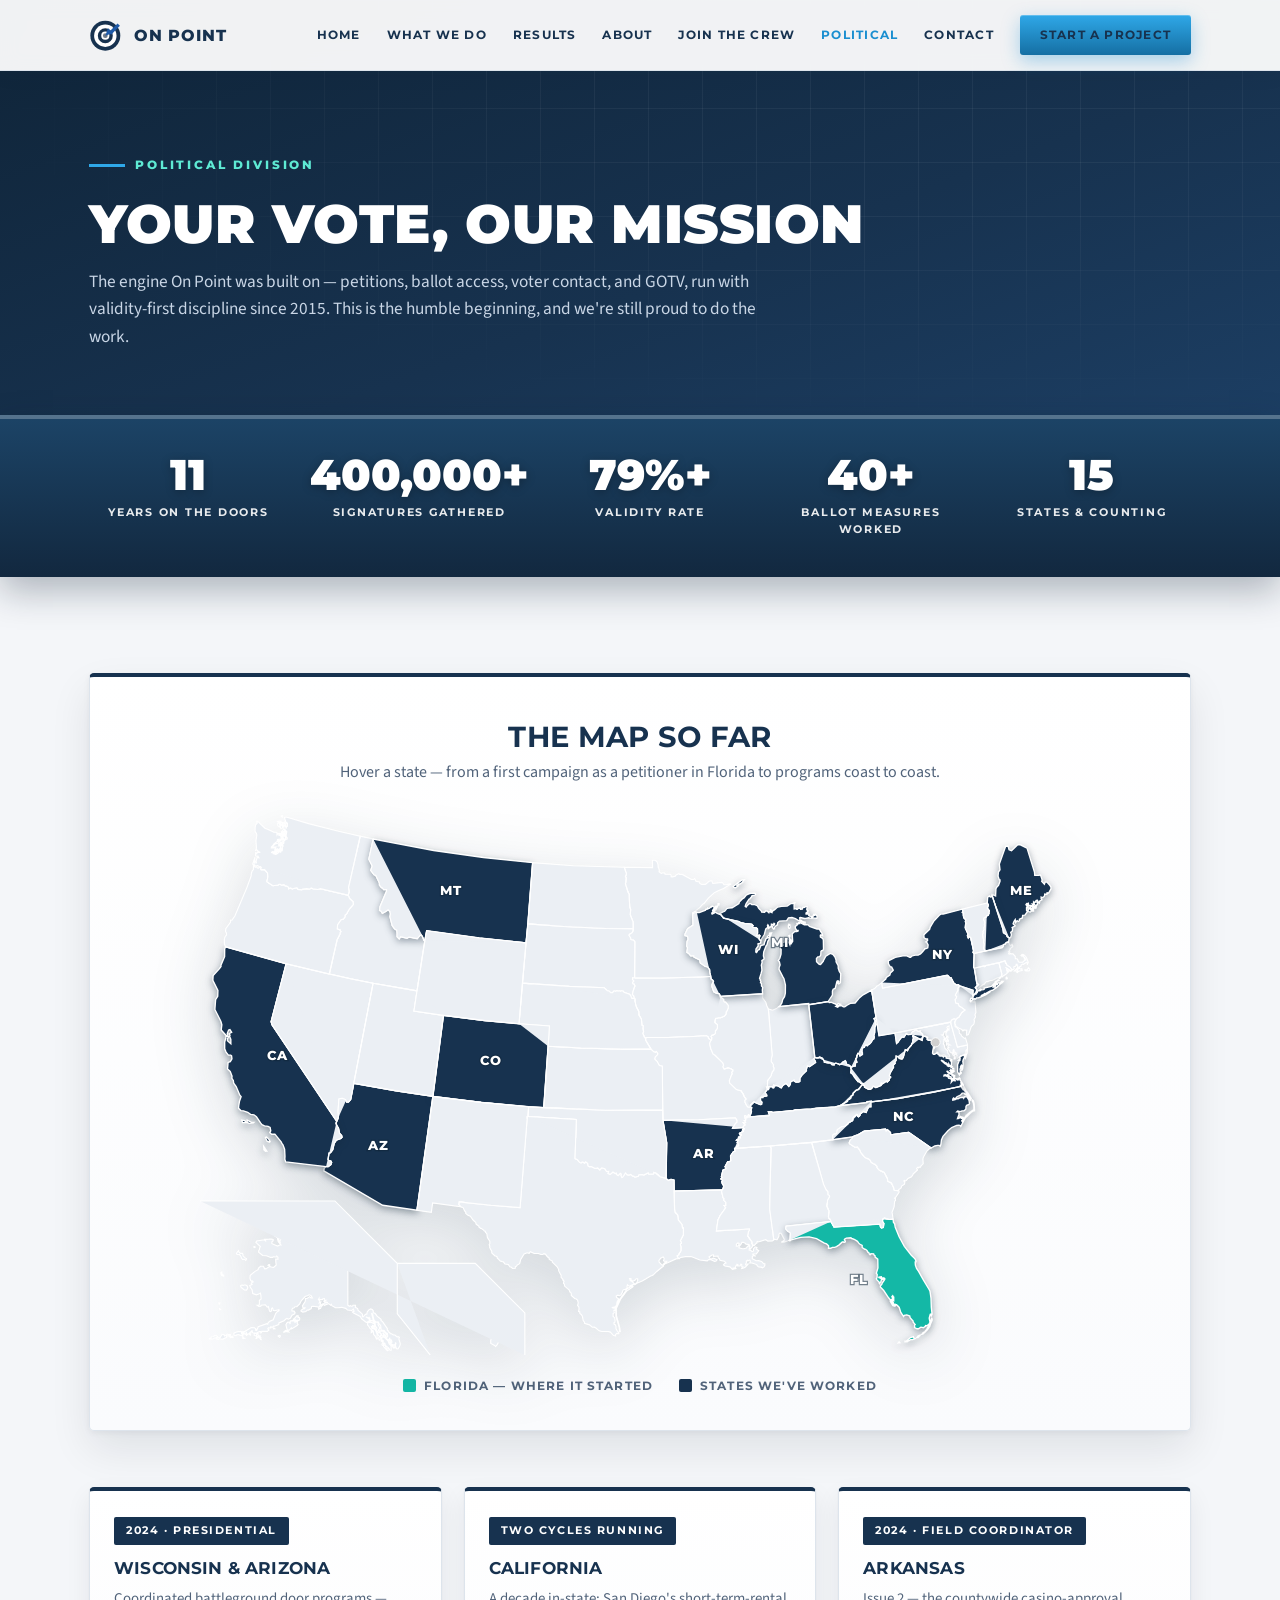
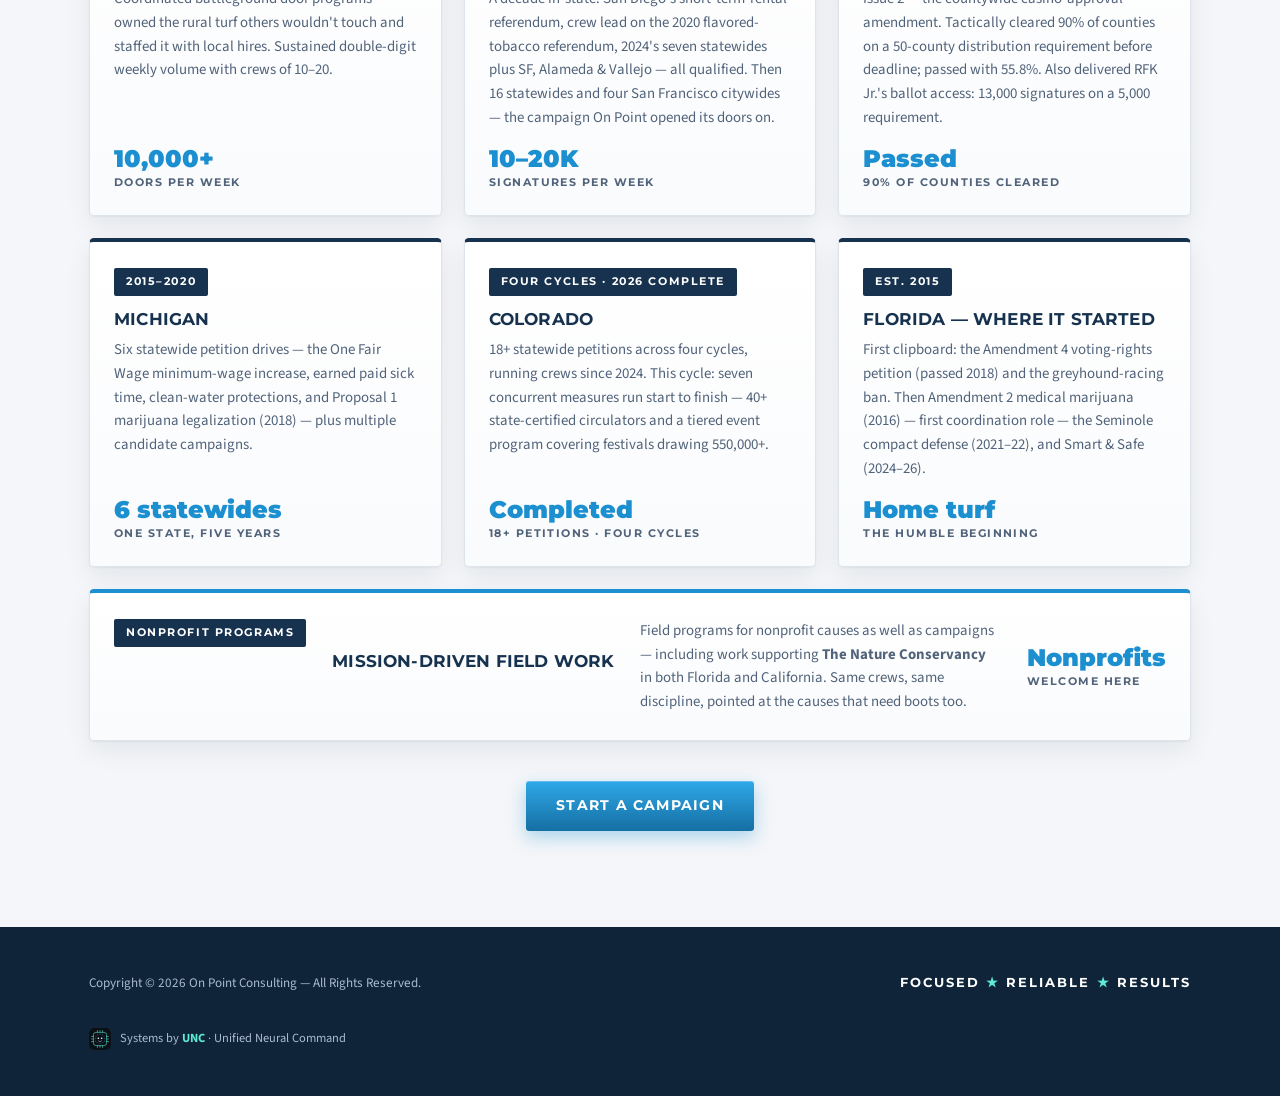
<file: political.html>
<!DOCTYPE html>
<html lang="en">
<head>
<meta charset="UTF-8">
<meta name="viewport" content="width=device-width, initial-scale=1.0">
<title>Political Field Operations — On Point Consulting</title>
<meta name="description" content="Your Vote, Our Mission — On Point's political division. 400,000+ signatures, 79%+ validity, campaigns across 15 states, nonprofit field programs, and the interactive map of everywhere we've worked.">
<link rel="icon" href='data:image/svg+xml,<svg xmlns="http://www.w3.org/2000/svg" viewBox="0 0 100 100"><circle cx="50" cy="50" r="48" fill="%2317324F"/><circle cx="50" cy="50" r="34" fill="%23FFFFFF"/><circle cx="50" cy="50" r="20" fill="%231B8FD0"/><path d="M50 38 l3.5 8 8.8 0.8 -6.6 5.8 2 8.6 -7.7 -4.6 -7.7 4.6 2 -8.6 -6.6 -5.8 8.8 -0.8 z" fill="%23FFFFFF"/></svg>'>
<link rel="preconnect" href="https://fonts.googleapis.com">
<link rel="preconnect" href="https://fonts.gstatic.com" crossorigin>
<link href="https://fonts.googleapis.com/css2?family=Montserrat:wght@600;700;800;900&family=Source+Sans+3:wght@400;600;700&display=swap" rel="stylesheet">
<link rel="stylesheet" href="assets/site.css">
</head>
<body>

<nav>
  <div class="nav-in">
    <a class="logo" href="./" aria-label="On Point Consulting — home">
      <svg width="34" height="34" viewBox="0 0 100 100" aria-hidden="true"><circle cx="48" cy="52" r="44" fill="#17324F"/><circle cx="48" cy="52" r="33" fill="#FFFFFF"/><circle cx="48" cy="52" r="22" fill="#17324F"/><circle cx="48" cy="52" r="12" fill="#FFFFFF"/><circle cx="48" cy="52" r="7" fill="#6E7B8A"/><g fill="#1E5AA8"><path d="M58,42 L84,16 L91,23 L65,49 Z"/><path d="M48,52 L70,44 L56,30 Z"/></g></svg>
      On Point
    </a>
    <ul class="nav-links" id="navLinks">
      <li><a href="./">Home</a></li>
      <li><a href="services.html">What We Do</a></li>
      <li><a href="track-record.html">Results</a></li>
      <li><a href="about.html">About</a></li>
      <li><a href="careers.html">Join the Crew</a></li>
      <li><a class="active" href="political.html">Political</a></li>
      <li><a href="contact.html">Contact</a></li>
      <li><a class="btn nav-cta" href="contact.html">Start a Project</a></li>
    </ul>
    <button class="burger" id="burger" aria-label="Menu">☰</button>
  </div>
</nav>

<div class="page-head">
  <div class="wrap">
    <span class="kicker">Political Division</span>
    <h1>Your Vote, Our Mission</h1>
    <p class="pl">The engine On Point was built on — petitions, ballot access, voter contact, and GOTV, run with validity-first discipline since 2015. This is the humble beginning, and we're still proud to do the work.</p>
  </div>
</div>

<div class="stats">
  <div class="stats-in">
    <div class="stat rv"><div class="num" data-count="11" data-suffix="">0</div><div class="lbl">Years on the Doors</div></div>
    <div class="stat rv"><div class="num" data-count="400000" data-suffix="+">0</div><div class="lbl">Signatures Gathered</div></div>
    <div class="stat rv"><div class="num" data-count="79" data-suffix="%+">0</div><div class="lbl">Validity Rate</div></div>
    <div class="stat rv"><div class="num" data-count="40" data-suffix="+">0</div><div class="lbl">Ballot Measures Worked</div></div>
    <div class="stat rv"><div class="num" data-count="15" data-suffix="">0</div><div class="lbl">States &amp; Counting</div></div>
  </div>
</div>

<section class="record" id="record">
  <div class="wrap">
    <div class="mapwrap rv">
      <h3 class="map-title">The map so far</h3>
      <p class="map-sub">Hover a state — from a first campaign as a petitioner in Florida to programs coast to coast.</p>
      <div class="usmap" id="usmap" aria-label="Map of U.S. states where On Point has run field operations"></div>
      <div class="map-legend">
        <span><i style="background:#14B8A6"></i>Florida — where it started</span>
        <span><i style="background:var(--navy)"></i>States we've worked</span>
      </div>
    </div>
    <div class="rec-grid">
      <div class="rec rv"><span class="yr">2024 · Presidential</span><h3>Wisconsin &amp; Arizona</h3><p>Coordinated battleground door programs — owned the rural turf others wouldn't touch and staffed it with local hires. Sustained double-digit weekly volume with crews of 10–20.</p><div class="big">10,000+<small>doors per week</small></div></div>
      <div class="rec rv"><span class="yr">Two Cycles Running</span><h3>California</h3><p>A decade in-state: San Diego's short-term-rental referendum, crew lead on the 2020 flavored-tobacco referendum, 2024's seven statewides plus SF, Alameda &amp; Vallejo — all qualified. Then 16 statewides and four San Francisco citywides — the campaign On Point opened its doors on.</p><div class="big">10–20K<small>signatures per week</small></div></div>
      <div class="rec rv"><span class="yr">2024 · Field Coordinator</span><h3>Arkansas</h3><p>Issue 2 — the countywide casino-approval amendment. Tactically cleared 90% of counties on a 50-county distribution requirement before deadline; passed with 55.8%. Also delivered RFK Jr.'s ballot access: 13,000 signatures on a 5,000 requirement.</p><div class="big">Passed<small>90% of counties cleared</small></div></div>
      <div class="rec rv"><span class="yr">2015–2020</span><h3>Michigan</h3><p>Six statewide petition drives — the One Fair Wage minimum-wage increase, earned paid sick time, clean-water protections, and Proposal 1 marijuana legalization (2018) — plus multiple candidate campaigns.</p><div class="big">6 statewides<small>one state, five years</small></div></div>
      <div class="rec rv"><span class="yr">Four Cycles · 2026 Complete</span><h3>Colorado</h3><p>18+ statewide petitions across four cycles, running crews since 2024. This cycle: seven concurrent measures run start to finish — 40+ state-certified circulators and a tiered event program covering festivals drawing 550,000+.</p><div class="big">Completed<small>18+ petitions · four cycles</small></div></div>
      <div class="rec rv"><span class="yr">Est. 2015</span><h3>Florida — Where It Started</h3><p>First clipboard: the Amendment 4 voting-rights petition (passed 2018) and the greyhound-racing ban. Then Amendment 2 medical marijuana (2016) — first coordination role — the Seminole compact defense (2021–22), and Smart &amp; Safe (2024–26).</p><div class="big">Home turf<small>the humble beginning</small></div></div>
      <div class="rec rv wide"><span class="yr">Nonprofit Programs</span><h3>Mission-Driven Field Work</h3><p>Field programs for nonprofit causes as well as campaigns — including work supporting <strong>The Nature Conservancy</strong> in both Florida and California. Same crews, same discipline, pointed at the causes that need boots too.</p><div class="big">Nonprofits<small>welcome here</small></div></div>
    </div>
    <div class="see-more rv">
      <a class="btn" href="contact.html?role=campaign">Start a Campaign</a>
    </div>
  </div>
</section>

<footer>
  <div class="wrap foot">
    <small>Copyright © 2026 On Point Consulting — All Rights Reserved.</small>
    <span class="tag">Focused <b>★</b> Reliable <b>★</b> Results</span>
    <div class="unc-credit"><img src="assets/unc-mark.svg" alt="UNC" width="22" height="22"><span>Systems by <b>UNC</b> &#183; Unified Neural Command</span></div>
  </div>
</footer>
<script src="assets/site.js"></script>
</body>
</html>
</file>
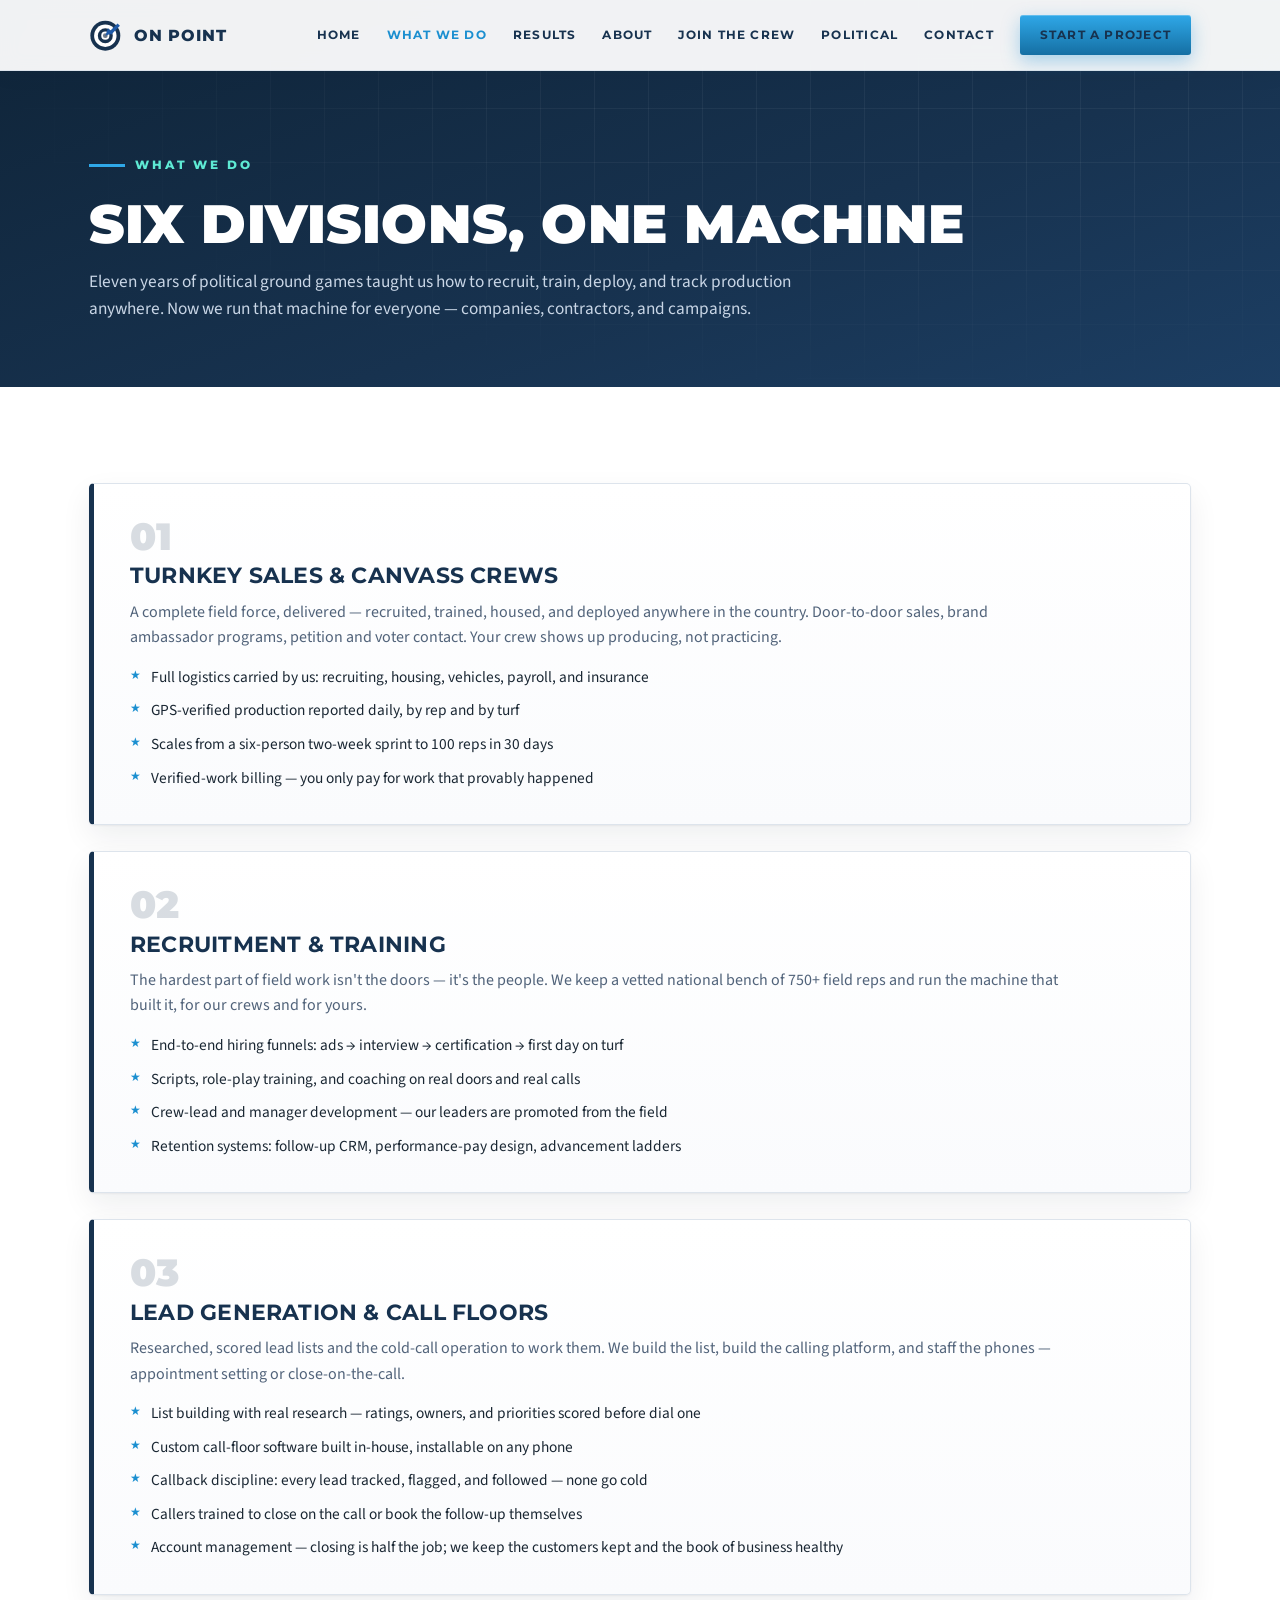
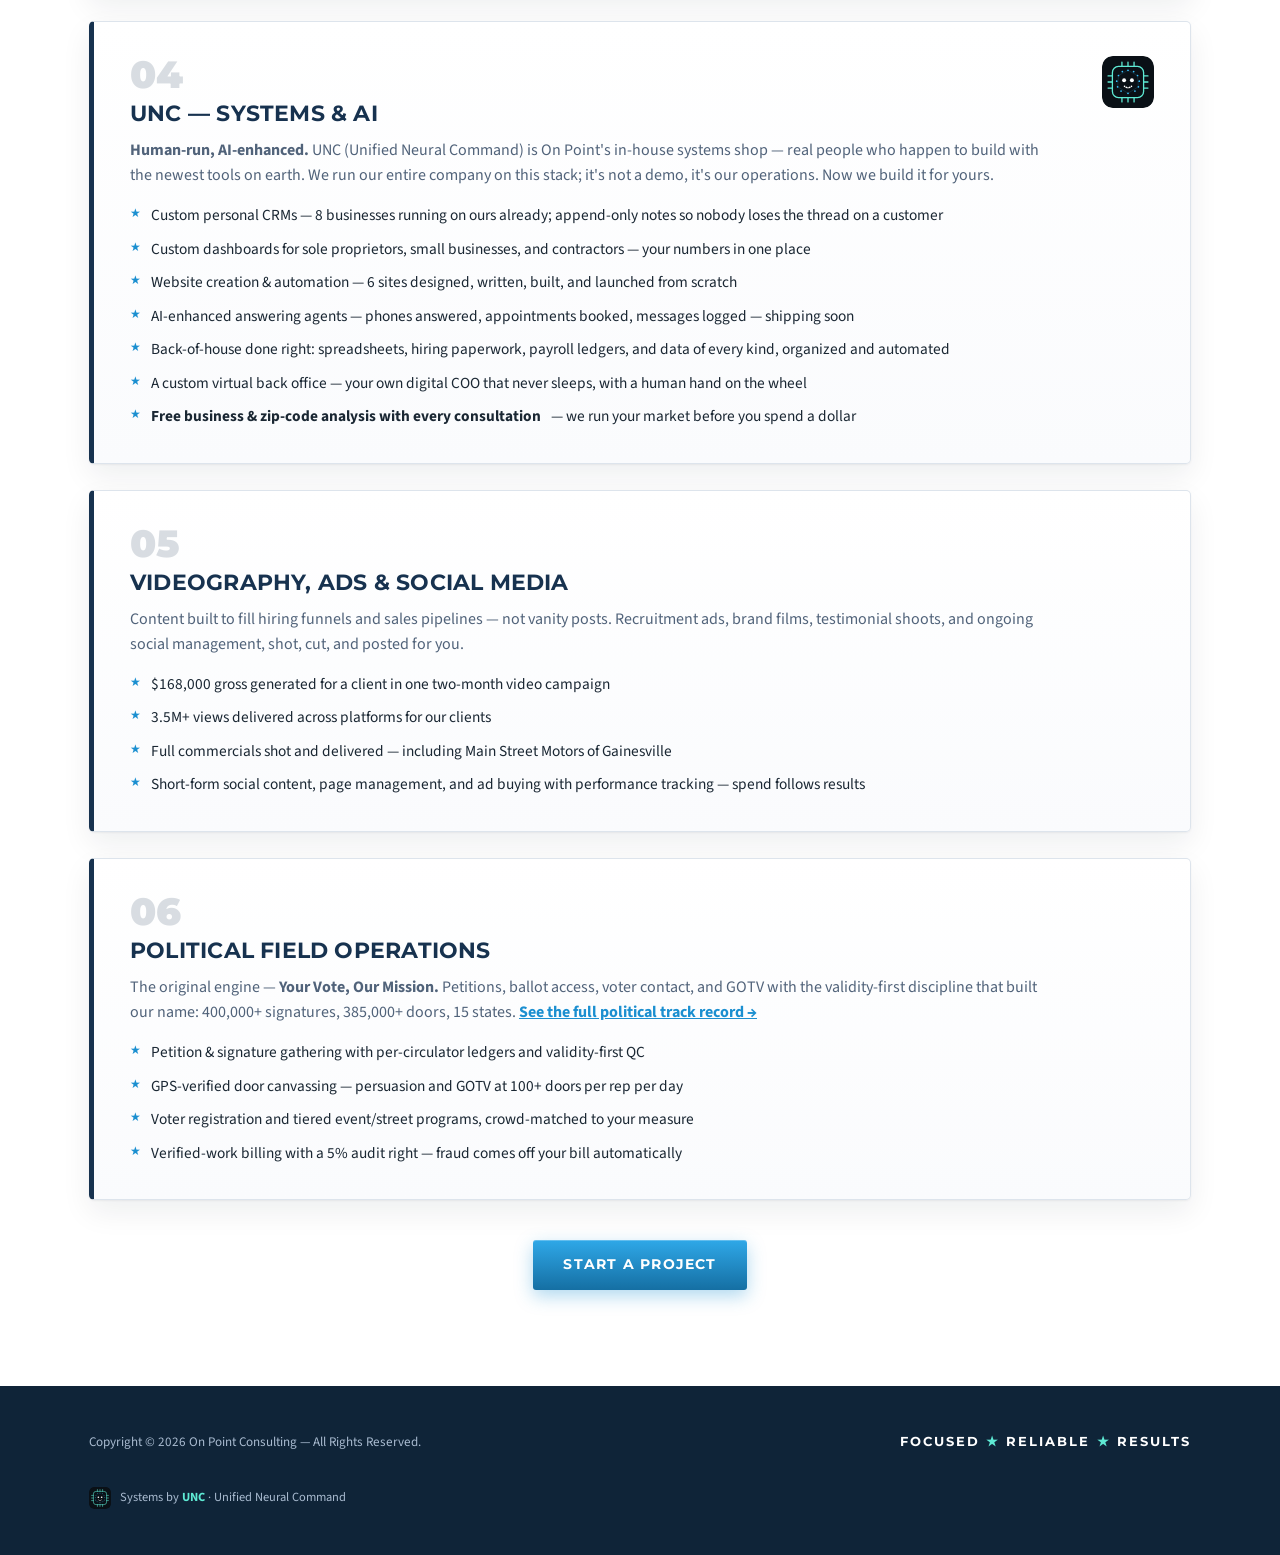
<file: services.html>
<!DOCTYPE html>
<html lang="en">
<head>
<meta charset="UTF-8">
<meta name="viewport" content="width=device-width, initial-scale=1.0">
<title>What We Do — On Point Consulting</title>
<meta name="description" content="On Point Consulting's six divisions: turnkey sales & canvass crews, recruitment & training, lead generation & call floors, AI-built business systems, videography & social, and political field operations.">
<link rel="icon" href='data:image/svg+xml,<svg xmlns="http://www.w3.org/2000/svg" viewBox="0 0 100 100"><circle cx="50" cy="50" r="48" fill="%2317324F"/><circle cx="50" cy="50" r="34" fill="%23FFFFFF"/><circle cx="50" cy="50" r="20" fill="%231B8FD0"/><path d="M50 38 l3.5 8 8.8 0.8 -6.6 5.8 2 8.6 -7.7 -4.6 -7.7 4.6 2 -8.6 -6.6 -5.8 8.8 -0.8 z" fill="%23FFFFFF"/></svg>'>
<link rel="preconnect" href="https://fonts.googleapis.com">
<link rel="preconnect" href="https://fonts.gstatic.com" crossorigin>
<link href="https://fonts.googleapis.com/css2?family=Montserrat:wght@600;700;800;900&family=Source+Sans+3:wght@400;600;700&display=swap" rel="stylesheet">
<link rel="stylesheet" href="assets/site.css">
</head>
<body>

<nav>
  <div class="nav-in">
    <a class="logo" href="./" aria-label="On Point Consulting — home">
      <svg width="34" height="34" viewBox="0 0 100 100" aria-hidden="true"><circle cx="48" cy="52" r="44" fill="#17324F"/><circle cx="48" cy="52" r="33" fill="#FFFFFF"/><circle cx="48" cy="52" r="22" fill="#17324F"/><circle cx="48" cy="52" r="12" fill="#FFFFFF"/><circle cx="48" cy="52" r="7" fill="#6E7B8A"/><g fill="#1E5AA8"><path d="M58,42 L84,16 L91,23 L65,49 Z"/><path d="M48,52 L70,44 L56,30 Z"/></g></svg>
      On Point
    </a>
    <ul class="nav-links" id="navLinks">
      <li><a href="./">Home</a></li>
      <li><a class="active" href="services.html">What We Do</a></li>
      <li><a href="track-record.html">Results</a></li>
      <li><a href="about.html">About</a></li>
      <li><a href="careers.html">Join the Crew</a></li>
      <li><a href="political.html">Political</a></li>
      <li><a href="contact.html">Contact</a></li>
      <li><a class="btn nav-cta" href="contact.html">Start a Project</a></li>
    </ul>
    <button class="burger" id="burger" aria-label="Menu">☰</button>
  </div>
</nav>

<div class="page-head">
  <div class="wrap">
    <span class="kicker">What We Do</span>
    <h1>Six divisions, one machine</h1>
    <p class="pl">Eleven years of political ground games taught us how to recruit, train, deploy, and track production anywhere. Now we run that machine for everyone — companies, contractors, and campaigns.</p>
  </div>
</div>

<section class="light">
  <div class="wrap">

    <div class="division rv" id="crews">
      <div class="n">01</div>
      <h3>Turnkey Sales &amp; Canvass Crews</h3>
      <p>A complete field force, delivered — recruited, trained, housed, and deployed anywhere in the country. Door-to-door sales, brand ambassador programs, petition and voter contact. Your crew shows up producing, not practicing.</p>
      <ul>
        <li>Full logistics carried by us: recruiting, housing, vehicles, payroll, and insurance</li>
        <li>GPS-verified production reported daily, by rep and by turf</li>
        <li>Scales from a six-person two-week sprint to 100 reps in 30 days</li>
        <li>Verified-work billing — you only pay for work that provably happened</li>
      </ul>
    </div>

    <div class="division rv" id="recruiting">
      <div class="n">02</div>
      <h3>Recruitment &amp; Training</h3>
      <p>The hardest part of field work isn't the doors — it's the people. We keep a vetted national bench of 750+ field reps and run the machine that built it, for our crews and for yours.</p>
      <ul>
        <li>End-to-end hiring funnels: ads → interview → certification → first day on turf</li>
        <li>Scripts, role-play training, and coaching on real doors and real calls</li>
        <li>Crew-lead and manager development — our leaders are promoted from the field</li>
        <li>Retention systems: follow-up CRM, performance-pay design, advancement ladders</li>
      </ul>
    </div>

    <div class="division rv" id="leads">
      <div class="n">03</div>
      <h3>Lead Generation &amp; Call Floors</h3>
      <p>Researched, scored lead lists and the cold-call operation to work them. We build the list, build the calling platform, and staff the phones — appointment setting or close-on-the-call.</p>
      <ul>
        <li>List building with real research — ratings, owners, and priorities scored before dial one</li>
        <li>Custom call-floor software built in-house, installable on any phone</li>
        <li>Callback discipline: every lead tracked, flagged, and followed — none go cold</li>
        <li>Callers trained to close on the call or book the follow-up themselves</li>
        <li>Account management — closing is half the job; we keep the customers kept and the book of business healthy</li>
      </ul>
    </div>

    <div class="division rv" id="systems">
      <img class="dmark" src="assets/unc-mark.svg" alt="UNC — Unified Neural Command">
      <div class="n">04</div>
      <h3>UNC — Systems &amp; AI</h3>
      <p><strong>Human-run, AI-enhanced.</strong> UNC (Unified Neural Command) is On Point's in-house systems shop — real people who happen to build with the newest tools on earth. We run our entire company on this stack; it's not a demo, it's our operations. Now we build it for yours.</p>
      <ul>
        <li>Custom personal CRMs — 8 businesses running on ours already; append-only notes so nobody loses the thread on a customer</li>
        <li>Custom dashboards for sole proprietors, small businesses, and contractors — your numbers in one place</li>
        <li>Website creation &amp; automation — 6 sites designed, written, built, and launched from scratch</li>
        <li>AI-enhanced answering agents — phones answered, appointments booked, messages logged — shipping soon</li>
        <li>Back-of-house done right: spreadsheets, hiring paperwork, payroll ledgers, and data of every kind, organized and automated</li>
        <li>A custom virtual back office — your own digital COO that never sleeps, with a human hand on the wheel</li>
        <li><strong>Free business &amp; zip-code analysis with every consultation</strong> — we run your market before you spend a dollar</li>
      </ul>
    </div>

    <div class="division rv" id="media">
      <div class="n">05</div>
      <h3>Videography, Ads &amp; Social Media</h3>
      <p>Content built to fill hiring funnels and sales pipelines — not vanity posts. Recruitment ads, brand films, testimonial shoots, and ongoing social management, shot, cut, and posted for you.</p>
      <ul>
        <li>$168,000 gross generated for a client in one two-month video campaign</li>
        <li>3.5M+ views delivered across platforms for our clients</li>
        <li>Full commercials shot and delivered — including Main Street Motors of Gainesville</li>
        <li>Short-form social content, page management, and ad buying with performance tracking — spend follows results</li>
      </ul>
    </div>

    <div class="division rv" id="political">
      <div class="n">06</div>
      <h3>Political Field Operations</h3>
      <p>The original engine — <strong>Your Vote, Our Mission.</strong> Petitions, ballot access, voter contact, and GOTV with the validity-first discipline that built our name: 400,000+ signatures, 385,000+ doors, 15 states. <a href="political.html" style="color:var(--red);font-weight:700">See the full political track record →</a></p>
      <ul>
        <li>Petition &amp; signature gathering with per-circulator ledgers and validity-first QC</li>
        <li>GPS-verified door canvassing — persuasion and GOTV at 100+ doors per rep per day</li>
        <li>Voter registration and tiered event/street programs, crowd-matched to your measure</li>
        <li>Verified-work billing with a 5% audit right — fraud comes off your bill automatically</li>
      </ul>
    </div>

    <div class="see-more rv">
      <a class="btn" href="contact.html">Start a Project</a>
    </div>
  </div>
</section>

<footer>
  <div class="wrap foot">
    <small>Copyright © 2026 On Point Consulting — All Rights Reserved.</small>
    <span class="tag">Focused <b>★</b> Reliable <b>★</b> Results</span>
    <div class="unc-credit"><img src="assets/unc-mark.svg" alt="UNC" width="22" height="22"><span>Systems by <b>UNC</b> &#183; Unified Neural Command</span></div>
  </div>
</footer>
<script src="assets/site.js"></script>
</body>
</html>
</file>
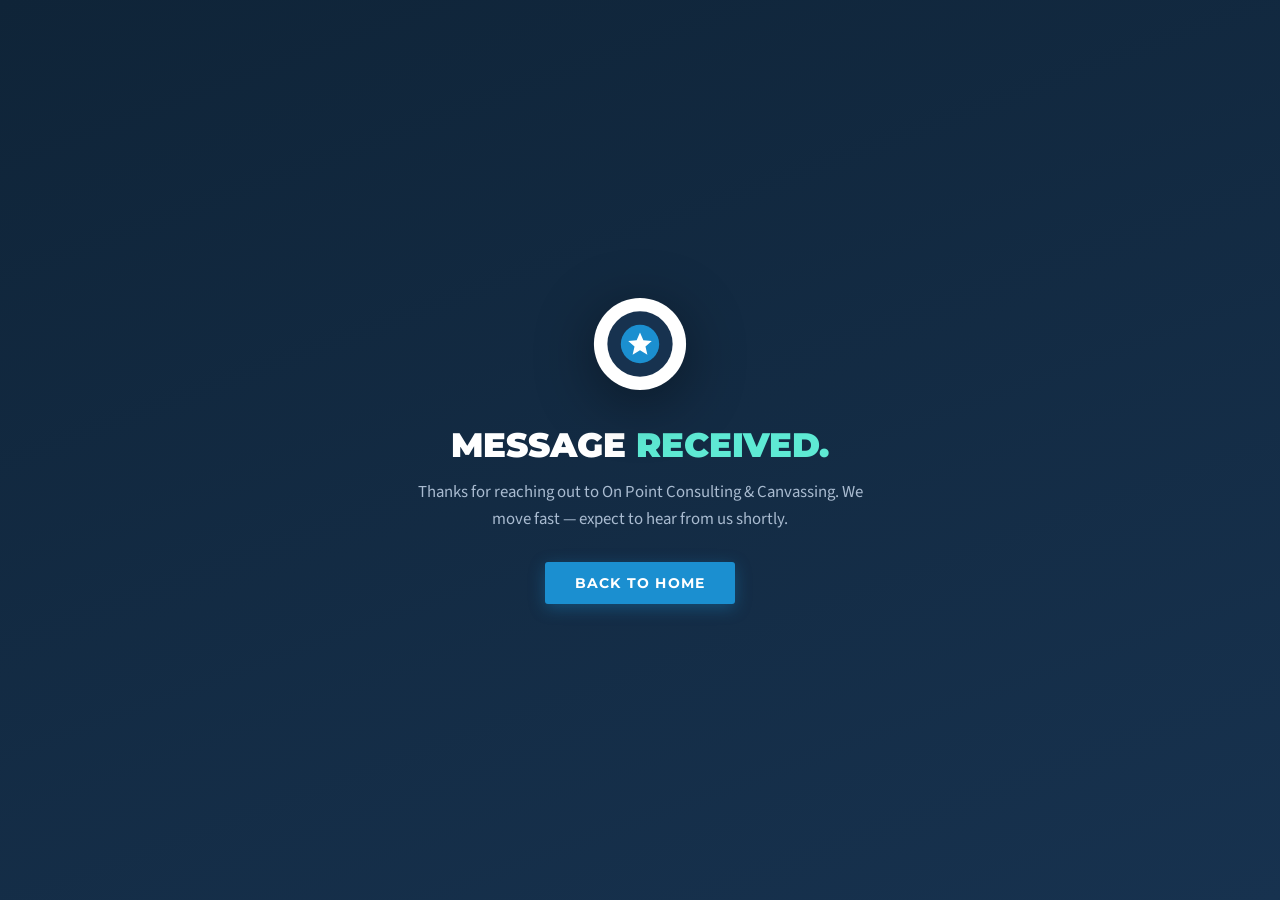
<file: thanks.html>
<!DOCTYPE html>
<html lang="en">
<head>
<meta charset="UTF-8">
<meta name="viewport" content="width=device-width, initial-scale=1.0">
<title>Message Sent — On Point Consulting &amp; Canvassing</title>
<meta name="robots" content="noindex">
<link rel="icon" href='data:image/svg+xml,<svg xmlns="http://www.w3.org/2000/svg" viewBox="0 0 100 100"><circle cx="50" cy="50" r="48" fill="%2317324F"/><circle cx="50" cy="50" r="34" fill="%23FFFFFF"/><circle cx="50" cy="50" r="20" fill="%231B8FD0"/><path d="M50 38 l3.5 8 8.8 0.8 -6.6 5.8 2 8.6 -7.7 -4.6 -7.7 4.6 2 -8.6 -6.6 -5.8 8.8 -0.8 z" fill="%23FFFFFF"/></svg>'>
<link rel="preconnect" href="https://fonts.googleapis.com">
<link rel="preconnect" href="https://fonts.gstatic.com" crossorigin>
<link href="https://fonts.googleapis.com/css2?family=Montserrat:wght@700;800;900&family=Source+Sans+3:wght@400;600&display=swap" rel="stylesheet">
<style>
*{margin:0;padding:0;box-sizing:border-box}
body{font-family:'Source Sans 3',sans-serif;background:linear-gradient(160deg,#0F2438,#17324F);color:#fff;min-height:100svh;display:grid;place-items:center;padding:24px;text-align:center}
.box{max-width:480px}
.seal{width:96px;margin-bottom:26px;filter:drop-shadow(0 12px 30px rgba(0,0,0,.4))}
h1{font-family:'Montserrat',sans-serif;text-transform:uppercase;font-weight:900;font-size:2.1rem;margin-bottom:14px}
h1 em{font-style:normal;color:#5EEAD4}
p{color:#A9BBD0;margin-bottom:30px;line-height:1.6;font-size:1.05rem}
a{display:inline-block;background:#1B8FD0;color:#fff;text-decoration:none;font-family:'Montserrat',sans-serif;font-weight:700;text-transform:uppercase;letter-spacing:.09em;padding:13px 30px;border-radius:3px;font-size:.85rem;transition:.2s;box-shadow:0 4px 16px rgba(27,143,208,.35)}
a:hover{background:#2FA8E8}
</style>
</head>
<body>
<div class="box">
  <svg class="seal" viewBox="0 0 100 100" xmlns="http://www.w3.org/2000/svg"><circle cx="50" cy="50" r="48" fill="#FFFFFF"/><circle cx="50" cy="50" r="34" fill="#17324F"/><circle cx="50" cy="50" r="20" fill="#1B8FD0"/><path d="M50 38 l3.5 8 8.8 .8 -6.6 5.8 2 8.6 -7.7 -4.6 -7.7 4.6 2 -8.6 -6.6 -5.8 8.8 -.8 z" fill="#FFFFFF"/></svg>
  <h1>Message <em>received.</em></h1>
  <p>Thanks for reaching out to On Point Consulting &amp; Canvassing. We move fast — expect to hear from us shortly.</p>
  <a href="./">Back to Home</a>
</div>
</body>
</html>
</file>
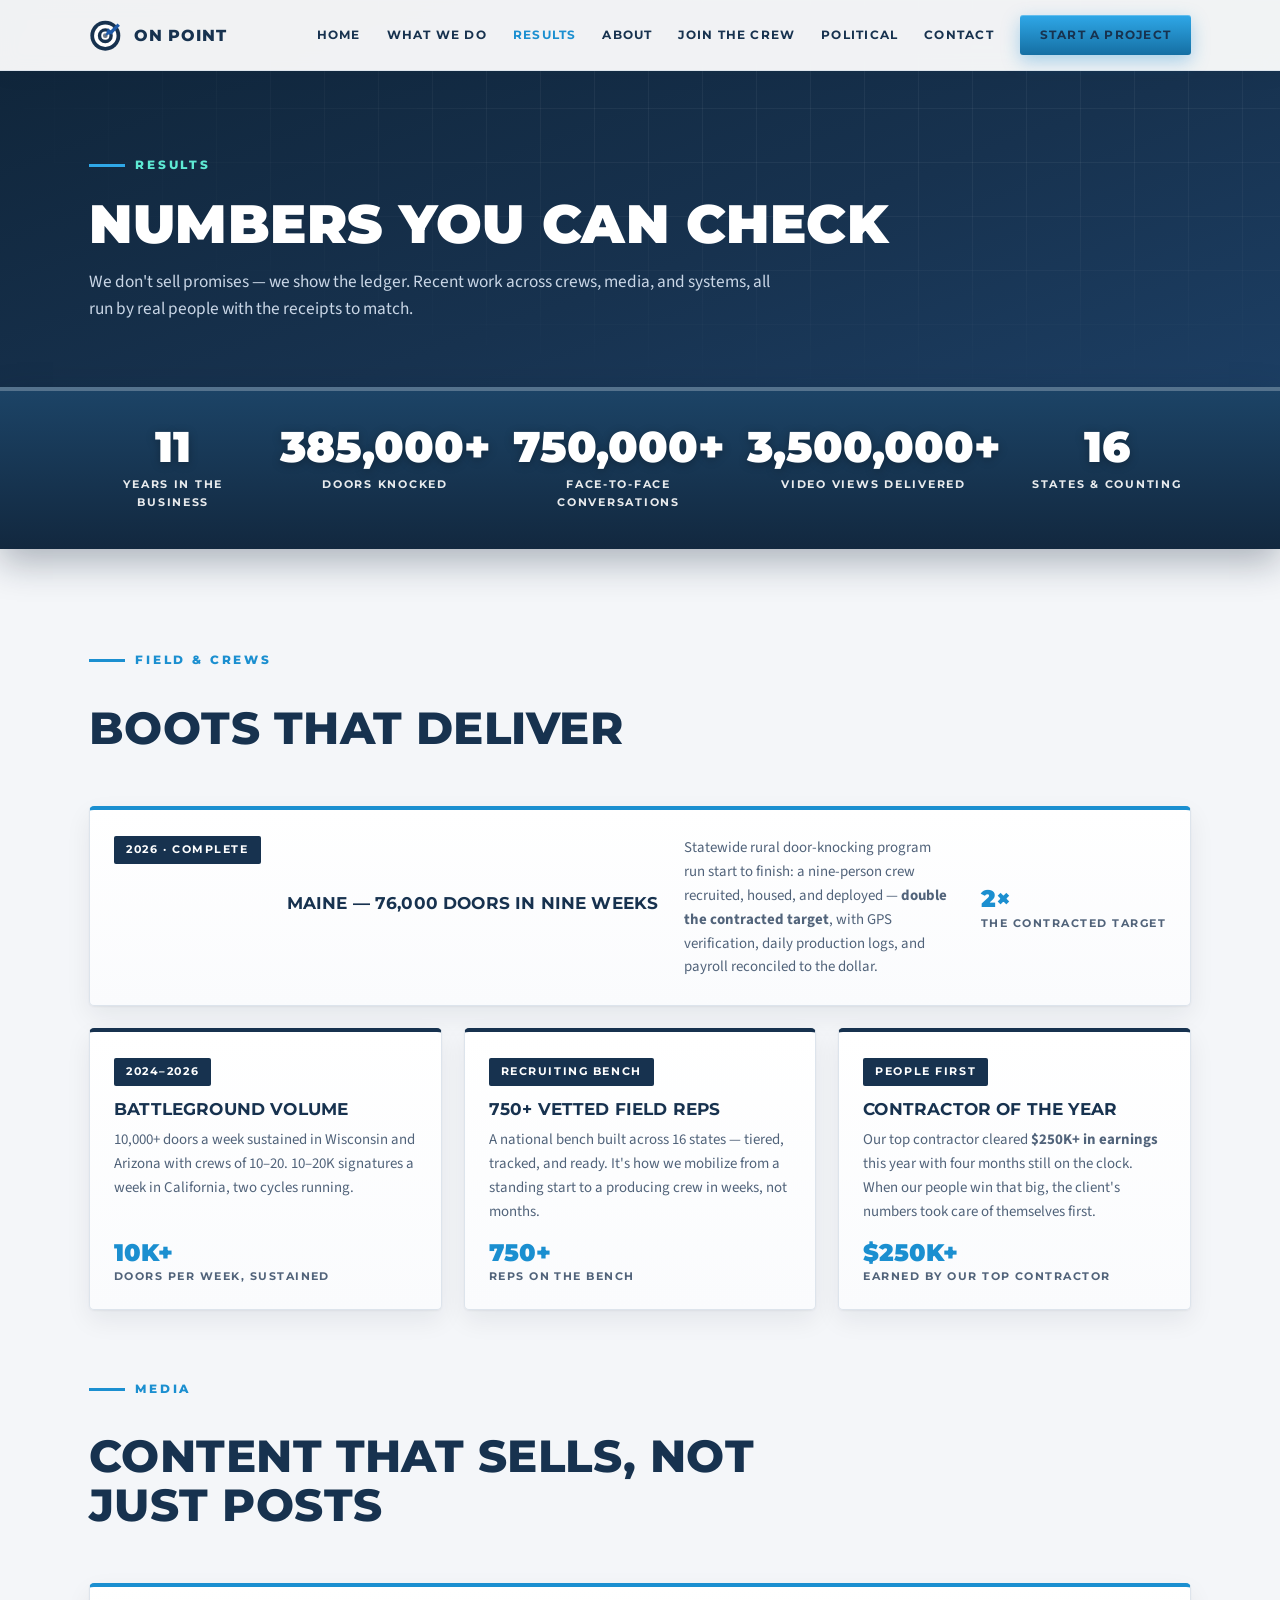
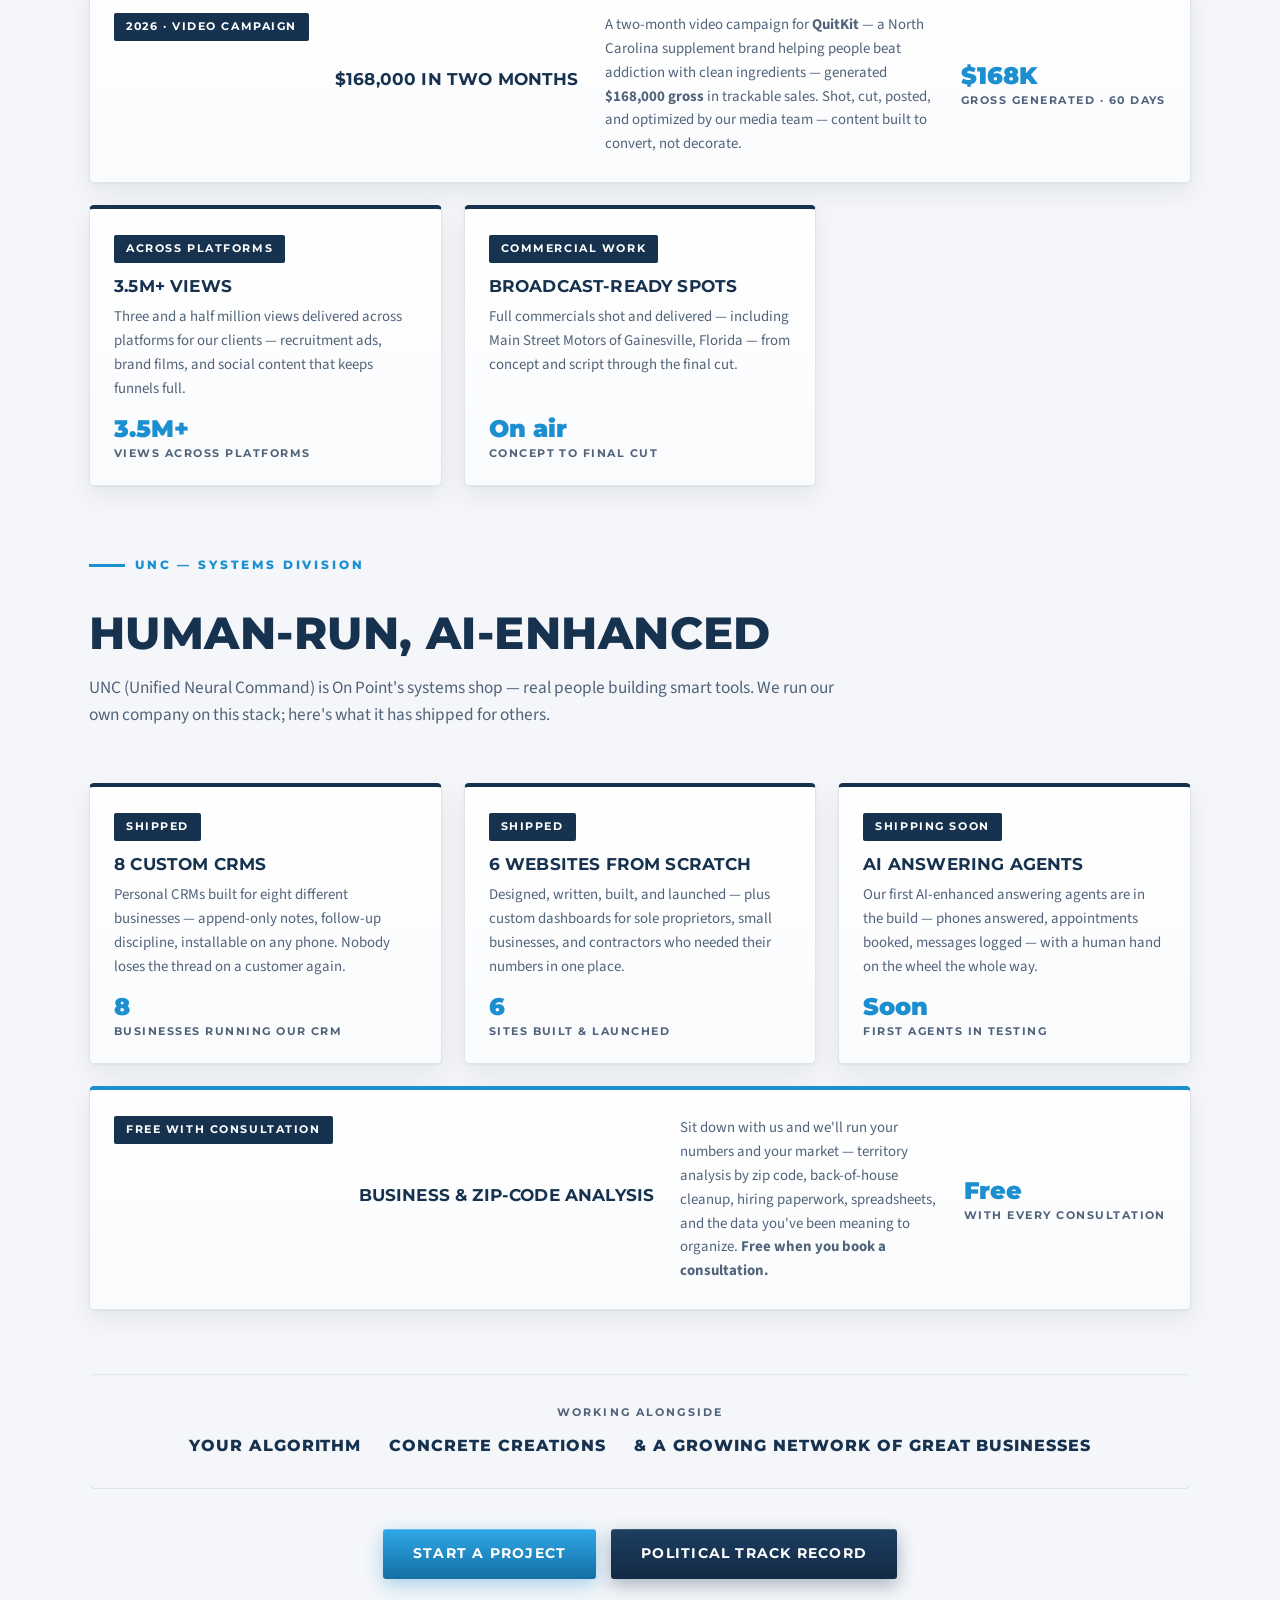
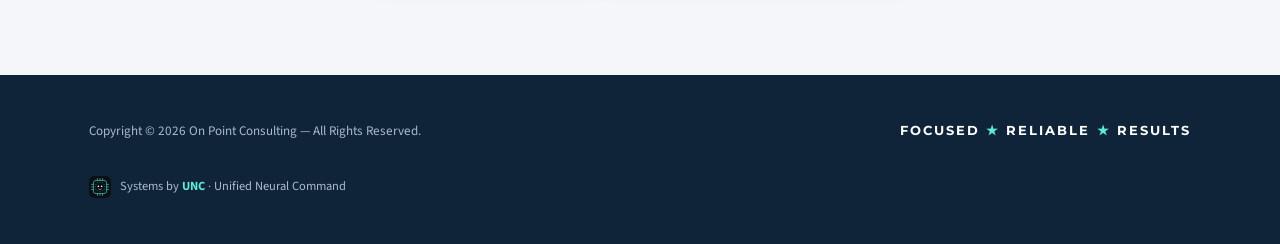
<file: track-record.html>
<!DOCTYPE html>
<html lang="en">
<head>
<meta charset="UTF-8">
<meta name="viewport" content="width=device-width, initial-scale=1.0">
<title>Results — On Point Consulting</title>
<meta name="description" content="Real results: 76,000 doors in nine weeks in Maine, $168K generated in a two-month video campaign, 3.5M+ video views, 8 custom CRMs shipped, 6 websites built — numbers you can check.">
<link rel="icon" href='data:image/svg+xml,<svg xmlns="http://www.w3.org/2000/svg" viewBox="0 0 100 100"><circle cx="50" cy="50" r="48" fill="%2317324F"/><circle cx="50" cy="50" r="34" fill="%23FFFFFF"/><circle cx="50" cy="50" r="20" fill="%231B8FD0"/><path d="M50 38 l3.5 8 8.8 0.8 -6.6 5.8 2 8.6 -7.7 -4.6 -7.7 4.6 2 -8.6 -6.6 -5.8 8.8 -0.8 z" fill="%23FFFFFF"/></svg>'>
<link rel="preconnect" href="https://fonts.googleapis.com">
<link rel="preconnect" href="https://fonts.gstatic.com" crossorigin>
<link href="https://fonts.googleapis.com/css2?family=Montserrat:wght@600;700;800;900&family=Source+Sans+3:wght@400;600;700&display=swap" rel="stylesheet">
<link rel="stylesheet" href="assets/site.css">
</head>
<body>

<nav>
  <div class="nav-in">
    <a class="logo" href="./" aria-label="On Point Consulting — home">
      <svg width="34" height="34" viewBox="0 0 100 100" aria-hidden="true"><circle cx="48" cy="52" r="44" fill="#17324F"/><circle cx="48" cy="52" r="33" fill="#FFFFFF"/><circle cx="48" cy="52" r="22" fill="#17324F"/><circle cx="48" cy="52" r="12" fill="#FFFFFF"/><circle cx="48" cy="52" r="7" fill="#6E7B8A"/><g fill="#1E5AA8"><path d="M58,42 L84,16 L91,23 L65,49 Z"/><path d="M48,52 L70,44 L56,30 Z"/></g></svg>
      On Point
    </a>
    <ul class="nav-links" id="navLinks">
      <li><a href="./">Home</a></li>
      <li><a href="services.html">What We Do</a></li>
      <li><a class="active" href="track-record.html">Results</a></li>
      <li><a href="about.html">About</a></li>
      <li><a href="careers.html">Join the Crew</a></li>
      <li><a href="political.html">Political</a></li>
      <li><a href="contact.html">Contact</a></li>
      <li><a class="btn nav-cta" href="contact.html">Start a Project</a></li>
    </ul>
    <button class="burger" id="burger" aria-label="Menu">☰</button>
  </div>
</nav>

<div class="page-head">
  <div class="wrap">
    <span class="kicker">Results</span>
    <h1>Numbers you can check</h1>
    <p class="pl">We don't sell promises — we show the ledger. Recent work across crews, media, and systems, all run by real people with the receipts to match.</p>
  </div>
</div>

<div class="stats">
  <div class="stats-in">
    <div class="stat rv"><div class="num" data-count="11" data-suffix="">0</div><div class="lbl">Years in the Business</div></div>
    <div class="stat rv"><div class="num" data-count="385000" data-suffix="+">0</div><div class="lbl">Doors Knocked</div></div>
    <div class="stat rv"><div class="num" data-count="750000" data-suffix="+">0</div><div class="lbl">Face-to-Face Conversations</div></div>
    <div class="stat rv"><div class="num" data-count="3500000" data-suffix="+">0</div><div class="lbl">Video Views Delivered</div></div>
    <div class="stat rv"><div class="num" data-count="16" data-suffix="">0</div><div class="lbl">States &amp; Counting</div></div>
  </div>
</div>

<section class="record">
  <div class="wrap">
    <div class="sec-head rv">
      <span class="kicker k-navy">Field &amp; Crews</span>
      <h2>Boots that deliver</h2>
    </div>
    <div class="rec-grid">
      <div class="rec rv wide"><span class="yr">2026 · Complete</span><h3>Maine — 76,000 Doors in Nine Weeks</h3><p>Statewide rural door-knocking program run start to finish: a nine-person crew recruited, housed, and deployed — <strong>double the contracted target</strong>, with GPS verification, daily production logs, and payroll reconciled to the dollar.</p><div class="big">2×<small>the contracted target</small></div></div>
      <div class="rec rv"><span class="yr">2024–2026</span><h3>Battleground Volume</h3><p>10,000+ doors a week sustained in Wisconsin and Arizona with crews of 10–20. 10–20K signatures a week in California, two cycles running.</p><div class="big">10K+<small>doors per week, sustained</small></div></div>
      <div class="rec rv"><span class="yr">Recruiting Bench</span><h3>750+ Vetted Field Reps</h3><p>A national bench built across 16 states — tiered, tracked, and ready. It's how we mobilize from a standing start to a producing crew in weeks, not months.</p><div class="big">750+<small>reps on the bench</small></div></div>
      <div class="rec rv"><span class="yr">People First</span><h3>Contractor of the Year</h3><p>Our top contractor cleared <strong>$250K+ in earnings</strong> this year with four months still on the clock. When our people win that big, the client's numbers took care of themselves first.</p><div class="big">$250K+<small>earned by our top contractor</small></div></div>
    </div>

    <div class="sec-head rv" style="margin-top:64px">
      <span class="kicker k-navy">Media</span>
      <h2>Content that sells, not just posts</h2>
    </div>
    <div class="rec-grid">
      <div class="rec rv wide"><span class="yr">2026 · Video Campaign</span><h3>$168,000 in Two Months</h3><p>A two-month video campaign for <strong>QuitKit</strong> — a North Carolina supplement brand helping people beat addiction with clean ingredients — generated <strong>$168,000 gross</strong> in trackable sales. Shot, cut, posted, and optimized by our media team — content built to convert, not decorate.</p><div class="big">$168K<small>gross generated · 60 days</small></div></div>
      <div class="rec rv"><span class="yr">Across Platforms</span><h3>3.5M+ Views</h3><p>Three and a half million views delivered across platforms for our clients — recruitment ads, brand films, and social content that keeps funnels full.</p><div class="big">3.5M+<small>views across platforms</small></div></div>
      <div class="rec rv"><span class="yr">Commercial Work</span><h3>Broadcast-Ready Spots</h3><p>Full commercials shot and delivered — including Main Street Motors of Gainesville, Florida — from concept and script through the final cut.</p><div class="big">On air<small>concept to final cut</small></div></div>
    </div>

    <div class="sec-head rv" style="margin-top:64px">
      <span class="kicker k-navy">UNC — Systems Division</span>
      <h2>Human-run, AI-enhanced</h2>
      <p>UNC (Unified Neural Command) is On Point's systems shop — real people building smart tools. We run our own company on this stack; here's what it has shipped for others.</p>
    </div>
    <div class="rec-grid">
      <div class="rec rv"><span class="yr">Shipped</span><h3>8 Custom CRMs</h3><p>Personal CRMs built for eight different businesses — append-only notes, follow-up discipline, installable on any phone. Nobody loses the thread on a customer again.</p><div class="big">8<small>businesses running our CRM</small></div></div>
      <div class="rec rv"><span class="yr">Shipped</span><h3>6 Websites From Scratch</h3><p>Designed, written, built, and launched — plus custom dashboards for sole proprietors, small businesses, and contractors who needed their numbers in one place.</p><div class="big">6<small>sites built &amp; launched</small></div></div>
      <div class="rec rv"><span class="yr">Shipping Soon</span><h3>AI Answering Agents</h3><p>Our first AI-enhanced answering agents are in the build — phones answered, appointments booked, messages logged — with a human hand on the wheel the whole way.</p><div class="big">Soon<small>first agents in testing</small></div></div>
      <div class="rec rv wide"><span class="yr">Free With Consultation</span><h3>Business &amp; Zip-Code Analysis</h3><p>Sit down with us and we'll run your numbers and your market — territory analysis by zip code, back-of-house cleanup, hiring paperwork, spreadsheets, and the data you've been meaning to organize. <strong>Free when you book a consultation.</strong></p><div class="big">Free<small>with every consultation</small></div></div>
    </div>

    <div class="partners rv" style="margin-top:64px;border-radius:6px">
      <span class="pk">Working Alongside</span>
      <div class="pnames"><span>Your Algorithm</span><span>Concrete Creations</span><span>&amp; a growing network of great businesses</span></div>
    </div>

    <div class="see-more rv">
      <a class="btn" href="contact.html">Start a Project</a>
      <a class="btn navy" href="political.html" style="margin-left:12px">Political Track Record</a>
    </div>
  </div>
</section>

<footer>
  <div class="wrap foot">
    <small>Copyright © 2026 On Point Consulting — All Rights Reserved.</small>
    <span class="tag">Focused <b>★</b> Reliable <b>★</b> Results</span>
    <div class="unc-credit"><img src="assets/unc-mark.svg" alt="UNC" width="22" height="22"><span>Systems by <b>UNC</b> &#183; Unified Neural Command</span></div>
  </div>
</footer>
<script src="assets/site.js"></script>
</body>
</html>
</file>
<file: assets/site.css>
:root{
  --navy:#17324F; --navy-deep:#0F2438; --navy-line:#24466B;
  --blue:#205493;
  --red:#1B8FD0; --red-bright:#2FA8E8;
  --white:#FFFFFF; --off:#F4F6F9; --line:#DDE4EC;
  --ink:#1A2733; --slate:#51637A; --mist:#A9BBD0;
  --disp:'Montserrat',sans-serif; --body:'Source Sans 3',sans-serif;
}
*{margin:0;padding:0;box-sizing:border-box}
html{scroll-behavior:smooth}
body{font-family:var(--body);background:var(--white);color:var(--ink);line-height:1.6;overflow-x:hidden}
::selection{background:var(--red);color:#fff}
h1,h2,h3{font-family:var(--disp);text-transform:uppercase;line-height:1.08;letter-spacing:.01em}
a{color:inherit}
.wrap{max-width:1150px;margin:0 auto;padding:0 24px}

/* ---------- Nav ---------- */
nav{position:fixed;top:0;left:0;right:0;z-index:100;background:rgba(255,255,255,.94);backdrop-filter:blur(10px);border-bottom:1px solid var(--line);box-shadow:0 4px 18px rgba(15,36,56,.07)}
.nav-in{max-width:1150px;margin:0 auto;padding:0 24px;height:70px;display:flex;align-items:center;justify-content:space-between}
.logo{display:flex;align-items:center;gap:11px;text-decoration:none;font-family:var(--disp);font-weight:800;font-size:1.02rem;text-transform:uppercase;letter-spacing:.05em;color:var(--navy)}
.logo svg{flex:none}
.logo b{color:var(--red)}
.nav-links{display:flex;gap:26px;align-items:center;list-style:none}
.nav-links a{text-decoration:none;font-family:var(--disp);font-size:.76rem;font-weight:700;text-transform:uppercase;letter-spacing:.1em;color:var(--navy);transition:.2s}
.nav-links a:hover{color:var(--red)}
.btn{display:inline-block;background:linear-gradient(180deg,#2FA8E8,#156FA3);color:#fff;text-decoration:none;font-family:var(--disp);font-weight:700;text-transform:uppercase;letter-spacing:.09em;padding:14px 30px;border:none;border-radius:3px;cursor:pointer;font-size:.85rem;transition:.2s;box-shadow:0 1px 0 rgba(255,255,255,.25) inset,0 6px 18px rgba(27,143,208,.35)}
.btn:hover{background:linear-gradient(180deg,#4AC3FA,#2FA8E8);transform:translateY(-2px);box-shadow:0 1px 0 rgba(255,255,255,.25) inset,0 12px 28px rgba(27,143,208,.45)}
.btn.ghost{background:transparent;border:2px solid rgba(255,255,255,.5);box-shadow:none}
.btn.ghost:hover{border-color:#fff;background:rgba(255,255,255,.08)}
.btn.navy{background:linear-gradient(180deg,#1D3E62,#132A44);box-shadow:0 1px 0 rgba(255,255,255,.18) inset,0 6px 18px rgba(23,50,79,.35)}
.btn.navy:hover{background:linear-gradient(180deg,#265081,#1B3A5C)}
.nav-cta{padding:10px 20px;font-size:.74rem}
.burger{display:none;background:none;border:none;color:var(--navy);font-size:1.7rem;cursor:pointer}

/* ---------- Hero ---------- */
header{position:relative;min-height:92svh;display:flex;align-items:center;padding:150px 0 110px;background:linear-gradient(180deg,transparent 62%,rgba(6,14,24,.4) 100%),linear-gradient(160deg,var(--navy-deep) 0%,var(--navy) 55%,#1C3E63 100%);color:#fff;overflow:hidden}
header::before{content:"";position:absolute;inset:0;background-image:linear-gradient(rgba(255,255,255,.05) 1px,transparent 1px),linear-gradient(90deg,rgba(255,255,255,.05) 1px,transparent 1px);background-size:54px 54px;mask-image:radial-gradient(ellipse at 65% 35%,black 25%,transparent 72%);pointer-events:none}
header::after{content:"";position:absolute;right:-140px;top:-140px;width:560px;height:560px;border-radius:50%;background:radial-gradient(circle,rgba(27,143,208,.28),transparent 65%);pointer-events:none}
.hero{position:relative;display:grid;grid-template-columns:1.15fr .85fr;gap:48px;align-items:center}
.kicker{display:inline-flex;align-items:center;gap:10px;font-family:var(--disp);font-weight:800;font-size:.74rem;text-transform:uppercase;letter-spacing:.24em;color:#5EEAD4;margin-bottom:20px}
.kicker::before{content:"";width:36px;height:3px;background:var(--red-bright)}
.hero h1{font-size:clamp(2.4rem,5.6vw,4.1rem);font-weight:900;margin-bottom:22px}
.hero h1 em{font-style:normal;color:#5EEAD4}
.hero p.lead{font-size:1.16rem;color:#C9D6E6;max-width:36rem;margin-bottom:20px}
.hero p.sub{font-size:.95rem;color:var(--mist);max-width:36rem;margin-bottom:32px}
.hero p.sub strong{color:#fff}
.hero-ctas{display:flex;gap:14px;flex-wrap:wrap}
.hero-badge{display:flex;justify-content:center}
.seal{width:min(320px,68vw);filter:drop-shadow(0 22px 55px rgba(0,0,0,.45))}

/* ---------- Stats ---------- */
.stats{background:linear-gradient(180deg,#1C4467 0%,#12283F 100%);color:#fff;position:relative;z-index:2;box-shadow:0 14px 34px rgba(12,30,50,.3)}
.stats::before{content:"";position:absolute;top:0;left:0;right:0;height:4px;background:#fff;opacity:.25}
.stat .num{text-shadow:0 2px 10px rgba(0,0,0,.28)}
.stats-in{max-width:1150px;margin:0 auto;padding:38px 24px;display:grid;grid-template-columns:repeat(5,1fr);gap:22px;text-align:center}
.stat .num{font-family:var(--disp);font-weight:900;font-size:clamp(1.8rem,3.4vw,2.7rem);line-height:1}
.stat .lbl{font-family:var(--disp);font-size:.68rem;font-weight:700;text-transform:uppercase;letter-spacing:.16em;opacity:.9;margin-top:8px}

/* ---------- Sections ---------- */
section{padding:96px 0}
.sec-head{max-width:760px;margin-bottom:54px}
.sec-head h2{font-size:clamp(1.8rem,3.8vw,2.8rem);font-weight:800;color:var(--navy);margin:14px 0 16px}
.sec-head p{color:var(--slate);font-size:1.08rem}
.k-navy{color:var(--red)}
.k-navy::before{background:var(--red)}

/* record / campaigns */
.record{background:var(--off)}
.rec-grid{display:grid;grid-template-columns:repeat(3,1fr);gap:22px}
.rec{background:linear-gradient(180deg,#FFFFFF,#FAFBFD);border:1px solid var(--line);border-top:4px solid var(--navy);border-radius:5px;padding:26px 24px;transition:.25s;display:flex;flex-direction:column;box-shadow:0 1px 2px rgba(16,24,38,.05),0 10px 26px rgba(16,24,38,.07)}
.rec:hover{transform:translateY(-5px);box-shadow:0 2px 4px rgba(16,24,38,.06),0 26px 50px rgba(23,50,79,.17);border-top-color:var(--red)}
.rec.wide{grid-column:1/-1;flex-direction:row;align-items:center;gap:26px;border-top-color:var(--red)}
.rec.wide .big{margin-top:0;flex:none}
@media(max-width:900px){.rec.wide{flex-direction:column;align-items:flex-start;gap:0}.rec.wide .big{margin-top:16px}}
.rec .yr{display:inline-flex;align-self:flex-start;background:var(--navy);color:#fff;font-family:var(--disp);font-weight:700;font-size:.7rem;letter-spacing:.14em;text-transform:uppercase;padding:5px 12px;border-radius:2px;margin-bottom:14px}
.rec h3{font-size:1.06rem;color:var(--navy);margin-bottom:10px}
.rec p{font-size:.93rem;color:var(--slate);flex:1}
.rec .big{font-family:var(--disp);font-weight:900;color:var(--red);font-size:1.5rem;margin-top:16px;line-height:1.1}
.rec .big small{display:block;font-family:var(--disp);font-weight:700;font-size:.66rem;letter-spacing:.14em;color:var(--slate);text-transform:uppercase;margin-top:5px}

/* map */
.mapwrap{margin:0 0 56px;background:linear-gradient(180deg,#FFFFFF,#FAFBFD);border:1px solid var(--line);border-top:4px solid var(--navy);border-radius:5px;padding:44px 40px 34px;text-align:center;box-shadow:0 2px 6px rgba(16,24,38,.05),0 18px 42px rgba(16,24,38,.09)}
.map-title{font-size:clamp(1.3rem,2.6vw,1.8rem);color:var(--navy)}
.map-sub{color:var(--slate);margin:8px 0 26px;font-size:1rem}
.usmap{max-width:880px;margin:0 auto;position:relative}
.usmap svg{width:100%;height:auto;display:block;filter:drop-shadow(0 20px 32px rgba(15,36,56,.16))}
.map-tip{position:absolute;z-index:5;pointer-events:none;opacity:0;transition:opacity .15s;background:var(--navy);color:#fff;text-align:left;border-radius:5px;padding:12px 15px;max-width:330px;font-size:.85rem;line-height:1.45;box-shadow:0 14px 34px rgba(15,36,56,.35);border-left:4px solid var(--red)}
.map-tip b{display:block;font-family:var(--disp);text-transform:uppercase;letter-spacing:.08em;font-size:.82rem;margin-bottom:4px;color:#7DE8D2}
.map-legend{display:flex;gap:26px;justify-content:center;flex-wrap:wrap;margin-top:22px;font-family:var(--disp);font-size:.72rem;font-weight:700;letter-spacing:.1em;text-transform:uppercase;color:var(--slate)}
.map-legend i{display:inline-block;width:13px;height:13px;border-radius:2px;margin-right:8px;vertical-align:-2px}

/* services */
.grid3{display:grid;grid-template-columns:repeat(3,1fr);gap:22px}
.card{background:linear-gradient(180deg,#FFFFFF,#FAFBFD);border:1px solid var(--line);border-radius:5px;padding:30px 26px;position:relative;overflow:hidden;transition:.25s;box-shadow:0 1px 2px rgba(16,24,38,.05),0 10px 26px rgba(16,24,38,.06)}
.card:hover{transform:translateY(-5px);box-shadow:0 2px 4px rgba(16,24,38,.06),0 24px 48px rgba(23,50,79,.16)}
.card::after{content:"";position:absolute;left:0;top:0;bottom:0;width:4px;background:var(--red);transform:scaleY(0);transform-origin:top;transition:.25s}
.card:hover::after{transform:scaleY(1)}
.card .n{font-family:var(--disp);font-weight:900;color:var(--navy);opacity:.14;font-size:2.5rem;line-height:1}
.card h3{font-size:1.08rem;margin:12px 0 10px;color:var(--navy)}
.card p{font-size:.93rem;color:var(--slate)}

/* why */
.why-sec{background:radial-gradient(900px 520px at 88% -5%,rgba(27,143,208,.2),transparent 62%),radial-gradient(700px 400px at -5% 105%,rgba(32,84,147,.35),transparent 60%),var(--navy);color:#fff}
.why-sec .sec-head h2{color:#fff}
.why-sec .sec-head p{color:var(--mist)}
.why-grid{display:grid;grid-template-columns:repeat(2,1fr);gap:22px}
.why{display:flex;gap:18px;background:linear-gradient(180deg,rgba(255,255,255,.08),rgba(255,255,255,.03));border:1px solid var(--navy-line);border-radius:5px;padding:26px;box-shadow:0 1px 0 rgba(255,255,255,.09) inset,0 14px 30px rgba(0,0,0,.28);transition:.25s}
.why:hover{transform:translateY(-4px);border-color:rgba(255,255,255,.22);box-shadow:0 1px 0 rgba(255,255,255,.12) inset,0 22px 44px rgba(0,0,0,.36)}
.why .ic{flex:none;width:46px;height:46px;border-radius:4px;background:rgba(27,143,208,.22);display:grid;place-items:center;color:#7DE8D2}
.why h3{font-size:1.03rem;margin-bottom:8px}
.why p{font-size:.92rem;color:var(--mist)}

/* mission */
.mission{background:linear-gradient(180deg,#FFFFFF 0%,#F2F5F9 100%);border-bottom:1px solid var(--line);position:relative;overflow:hidden}
.mission::before{content:"";position:absolute;right:-190px;top:50%;transform:translateY(-50%);width:620px;height:620px;border-radius:50%;background:repeating-radial-gradient(circle at center,rgba(23,50,79,.055) 0 2px,transparent 2px 58px);pointer-events:none}
.mission::after{content:"";position:absolute;left:-240px;bottom:-240px;width:480px;height:480px;border-radius:50%;background:repeating-radial-gradient(circle at center,rgba(27,143,208,.045) 0 2px,transparent 2px 46px);pointer-events:none}
.mission-in{position:relative;z-index:1}
.mission-in{max-width:820px;text-align:center}
.mission-in .kicker{justify-content:center}
.mission-in h2{font-size:clamp(2rem,4.4vw,3.1rem);font-weight:900;color:var(--navy);margin:14px 0 10px;text-transform:uppercase}
.mission-sub{font-family:var(--disp);font-weight:700;text-transform:uppercase;letter-spacing:.12em;font-size:.85rem;color:var(--red);margin-bottom:30px}
.mission-in p{color:var(--slate);font-size:1.07rem;line-height:1.75;margin-bottom:20px;text-align:left}
.mission-in p strong{color:var(--navy)}
.motto{margin-top:32px;font-family:var(--disp);font-weight:800;text-transform:uppercase;letter-spacing:.16em;color:var(--navy);font-size:.92rem}
.motto b{color:var(--red);font-weight:800;padding:0 8px}

/* careers */
.careers-in{display:grid;grid-template-columns:1.1fr .9fr;gap:52px;align-items:center}
.careers h2{font-size:clamp(1.8rem,3.8vw,2.6rem);font-weight:800;color:var(--navy);margin:14px 0 16px}
.careers p.cp{color:var(--slate);margin-bottom:26px;font-size:1.05rem}
.perks{list-style:none;display:grid;gap:14px}
.perks li{display:flex;gap:12px;align-items:flex-start;font-size:.97rem;color:var(--ink)}
.perks li::before{content:"★";color:var(--red);font-size:.85rem;line-height:1.8}
.perks strong{color:var(--navy)}
.honors{margin-top:56px;background:#fff;border:1px solid var(--line);border-top:4px solid var(--red);border-radius:5px;padding:34px 36px;box-shadow:0 10px 30px rgba(23,50,79,.07)}
.honors-note{color:var(--slate);font-size:1.05rem;margin-bottom:24px}
.honors-note strong{color:var(--navy)}
.honors-row{display:grid;grid-template-columns:1.15fr .85fr;gap:24px}
.award{display:flex;flex-direction:column;gap:4px;border:1px solid var(--line);border-left:4px solid var(--red);border-radius:5px;padding:18px 24px;background:var(--off)}
.award-k{font-family:var(--disp);font-size:.64rem;font-weight:700;letter-spacing:.18em;text-transform:uppercase;color:var(--slate)}
.award-k::before{content:"★ ";color:var(--red)}
.award-n{font-family:var(--disp);font-weight:800;font-size:1.2rem;color:var(--navy);text-transform:uppercase}
.award-d{font-size:.93rem;color:var(--slate);margin-top:6px;line-height:1.55}
.runners{display:flex;flex-direction:column;gap:10px;border:1px solid var(--line);border-left:4px solid var(--navy);border-radius:5px;padding:18px 24px;background:var(--off)}
.runners .award-k::before{color:var(--navy)}
.runner-names{display:flex;gap:10px;flex-wrap:wrap}
.runner-names span{font-family:var(--disp);font-weight:800;color:var(--navy);text-transform:uppercase;font-size:.9rem;background:#fff;border:1px solid var(--line);border-radius:3px;padding:6px 13px}
.runners-d{font-size:.87rem;color:var(--slate)}
@media(max-width:900px){.honors{padding:26px 22px}.honors-row{grid-template-columns:1fr}}

/* contact */
.contact{background:var(--off)}
.contact-grid{display:grid;grid-template-columns:.9fr 1.1fr;gap:52px}
.contact-info h2{font-size:clamp(1.8rem,3.8vw,2.6rem);font-weight:800;color:var(--navy);margin:14px 0 16px}
.contact-info>p{color:var(--slate);margin-bottom:28px}
.cline{display:flex;gap:14px;align-items:flex-start;margin-bottom:18px}
.cline .ic{flex:none;width:40px;height:40px;border-radius:4px;background:var(--navy);display:grid;place-items:center;color:#fff}
.cline a{color:var(--navy);font-weight:700;text-decoration:none}
.cline a:hover{color:var(--red)}
.cline .t{font-family:var(--disp);font-size:.66rem;font-weight:700;letter-spacing:.16em;text-transform:uppercase;color:var(--slate)}
.people{display:grid;gap:14px;margin-bottom:22px}
.person{background:#fff;border:1px solid var(--line);border-left:4px solid var(--red);border-radius:5px;padding:18px 20px}
.person .nm{font-family:var(--disp);font-weight:800;font-size:1.05rem;color:var(--navy);text-transform:uppercase}
.person .rl{font-family:var(--disp);font-size:.66rem;font-weight:700;letter-spacing:.16em;text-transform:uppercase;color:var(--red);margin:2px 0 8px}
.person a{display:block;color:var(--navy);font-weight:700;text-decoration:none;font-size:.95rem;line-height:1.7}
.person a:hover{color:var(--red)}
form{display:grid;gap:16px;background:linear-gradient(180deg,#FFFFFF,#FBFCFD);border:1px solid var(--line);border-top:4px solid var(--red);border-radius:5px;padding:32px;box-shadow:0 2px 6px rgba(16,24,38,.05),0 20px 46px rgba(16,24,38,.11)}
.row2{display:grid;grid-template-columns:1fr 1fr;gap:16px}
label{font-family:var(--disp);font-size:.68rem;font-weight:700;text-transform:uppercase;letter-spacing:.13em;color:var(--navy);display:grid;gap:7px}
input,select,textarea{font-family:var(--body);font-size:1rem;padding:13px 14px;border:1.5px solid var(--line);border-radius:3px;background:#fff;color:var(--ink);width:100%;transition:.2s}
input:focus,select:focus,textarea:focus{outline:none;border-color:var(--navy);box-shadow:0 0 0 3px rgba(32,84,147,.14)}
.check{display:flex;gap:10px;align-items:flex-start;font-family:var(--body);font-size:.86rem;font-weight:400;text-transform:none;letter-spacing:0;color:var(--slate)}
.check input{width:auto;margin-top:3px}

/* footer */
footer{background:var(--navy-deep);color:var(--mist);padding:46px 0}
.foot{display:flex;justify-content:space-between;align-items:center;gap:20px;flex-wrap:wrap}
.foot small{font-size:.82rem}
.foot .tag{font-family:var(--disp);font-weight:700;text-transform:uppercase;letter-spacing:.16em;color:#fff;font-size:.8rem}
.foot .tag b{color:#5EEAD4}

/* reveal */
.rv{opacity:0;transform:translateY(26px);transition:opacity .7s ease,transform .7s ease}
.rv.on{opacity:1;transform:none}

@media(max-width:900px){
  .hero{grid-template-columns:1fr}
  .hero-badge{order:-1;margin-bottom:6px;justify-content:flex-start}
  .seal{width:130px}
  .stats-in{grid-template-columns:repeat(2,1fr);gap:26px 12px}
  .stats-in .stat:last-child{grid-column:1/-1}
  .grid3,.rec-grid{grid-template-columns:1fr}
  .why-grid{grid-template-columns:1fr}
  .careers-in{grid-template-columns:1fr}
  .contact-grid{grid-template-columns:1fr}
  .row2{grid-template-columns:1fr}
  .nav-links{position:fixed;top:70px;right:0;left:0;background:#fff;flex-direction:column;gap:0;padding:8px 0 14px;border-bottom:1px solid var(--line);display:none;box-shadow:0 14px 30px rgba(23,50,79,.12)}
  .nav-links.open{display:flex}
  .nav-links li{width:100%;text-align:center}
  .nav-links a{display:block;padding:13px}
  .burger{display:block}
  section{padding:70px 0}
}

/* ---------- multi-page additions ---------- */
.page-head{background:linear-gradient(160deg,var(--navy-deep) 0%,var(--navy) 60%,#1C3E63 100%);color:#fff;padding:150px 0 64px;position:relative;overflow:hidden}
.page-head::before{content:"";position:absolute;inset:0;background-image:linear-gradient(rgba(255,255,255,.05) 1px,transparent 1px),linear-gradient(90deg,rgba(255,255,255,.05) 1px,transparent 1px);background-size:54px 54px;mask-image:radial-gradient(ellipse at 70% 20%,black 25%,transparent 75%);pointer-events:none}
.page-head .wrap{position:relative}
.page-head h1{font-size:clamp(2rem,4.6vw,3.4rem);font-weight:900}
.page-head p.pl{color:#C9D6E6;max-width:44rem;margin-top:14px;font-size:1.08rem}
.nav-links a.active{color:var(--red)}
.division{background:linear-gradient(180deg,#FFFFFF,#FAFBFD);border:1px solid var(--line);border-left:5px solid var(--navy);border-radius:5px;padding:34px 36px;margin-bottom:26px;box-shadow:0 1px 2px rgba(16,24,38,.05),0 12px 30px rgba(16,24,38,.07);transition:.25s}
.division:hover{border-left-color:var(--red);transform:translateY(-3px);box-shadow:0 2px 4px rgba(16,24,38,.06),0 22px 44px rgba(23,50,79,.14)}
.division .n{font-family:var(--disp);font-weight:900;color:var(--navy);opacity:.16;font-size:2.4rem;line-height:1}
.division h3{font-size:1.35rem;color:var(--navy);margin:8px 0 12px}
.division>p{color:var(--slate);margin-bottom:14px;max-width:58rem}
.division ul{list-style:none;display:grid;gap:9px;margin-top:6px}
.division ul li{display:flex;gap:10px;font-size:.96rem;color:var(--ink)}
.division ul li::before{content:"\2605";color:var(--red);font-size:.75rem;line-height:1.9}
.see-more{text-align:center;margin-top:40px}
.cta-strip{background:linear-gradient(160deg,var(--navy-deep),var(--navy));color:#fff;text-align:center;padding:78px 24px}
.cta-strip h2{font-size:clamp(1.7rem,3.6vw,2.5rem);margin-bottom:14px}
.cta-strip p{color:var(--mist);max-width:42rem;margin:0 auto 28px}
@media(max-width:900px){.page-head{padding:120px 0 48px}.division{padding:26px 22px}}

/* ---------- UNC-era additions ---------- */
.unc-credit{display:flex;align-items:center;gap:9px;font-size:.78rem;color:var(--mist);width:100%;margin-top:14px}
.unc-credit img{border-radius:5px;flex:none}
.unc-credit b{color:#5EEAD4;font-weight:700}
.partners{background:var(--off);border-top:1px solid var(--line);border-bottom:1px solid var(--line);padding:30px 24px;text-align:center}
.partners .pk{font-family:var(--disp);font-size:.66rem;font-weight:700;letter-spacing:.2em;text-transform:uppercase;color:var(--slate);display:block;margin-bottom:10px}
.partners .pnames{font-family:var(--disp);font-weight:800;text-transform:uppercase;letter-spacing:.06em;color:var(--navy);font-size:1.02rem;display:flex;gap:12px 28px;justify-content:center;flex-wrap:wrap}
.division .dmark{float:right;width:52px;height:52px;border-radius:10px;margin-left:14px}
.longgame{background:linear-gradient(160deg,#0C1B2A,#17324F);color:#fff;border-radius:6px;padding:44px 40px;margin-top:64px;position:relative;overflow:hidden}
.longgame::before{content:"";position:absolute;right:-120px;top:-120px;width:420px;height:420px;border-radius:50%;background:radial-gradient(circle,rgba(94,234,212,.14),transparent 65%);pointer-events:none}
.longgame .kicker{color:#5EEAD4}
.longgame .kicker::before{background:#5EEAD4}
.longgame h2{font-size:clamp(1.6rem,3.4vw,2.3rem);margin:12px 0 14px}
.longgame p{color:#B9C9DA;max-width:46rem;margin-bottom:14px}
.longgame p strong{color:#fff}
@media(max-width:900px){.longgame{padding:30px 22px}}
</file>
